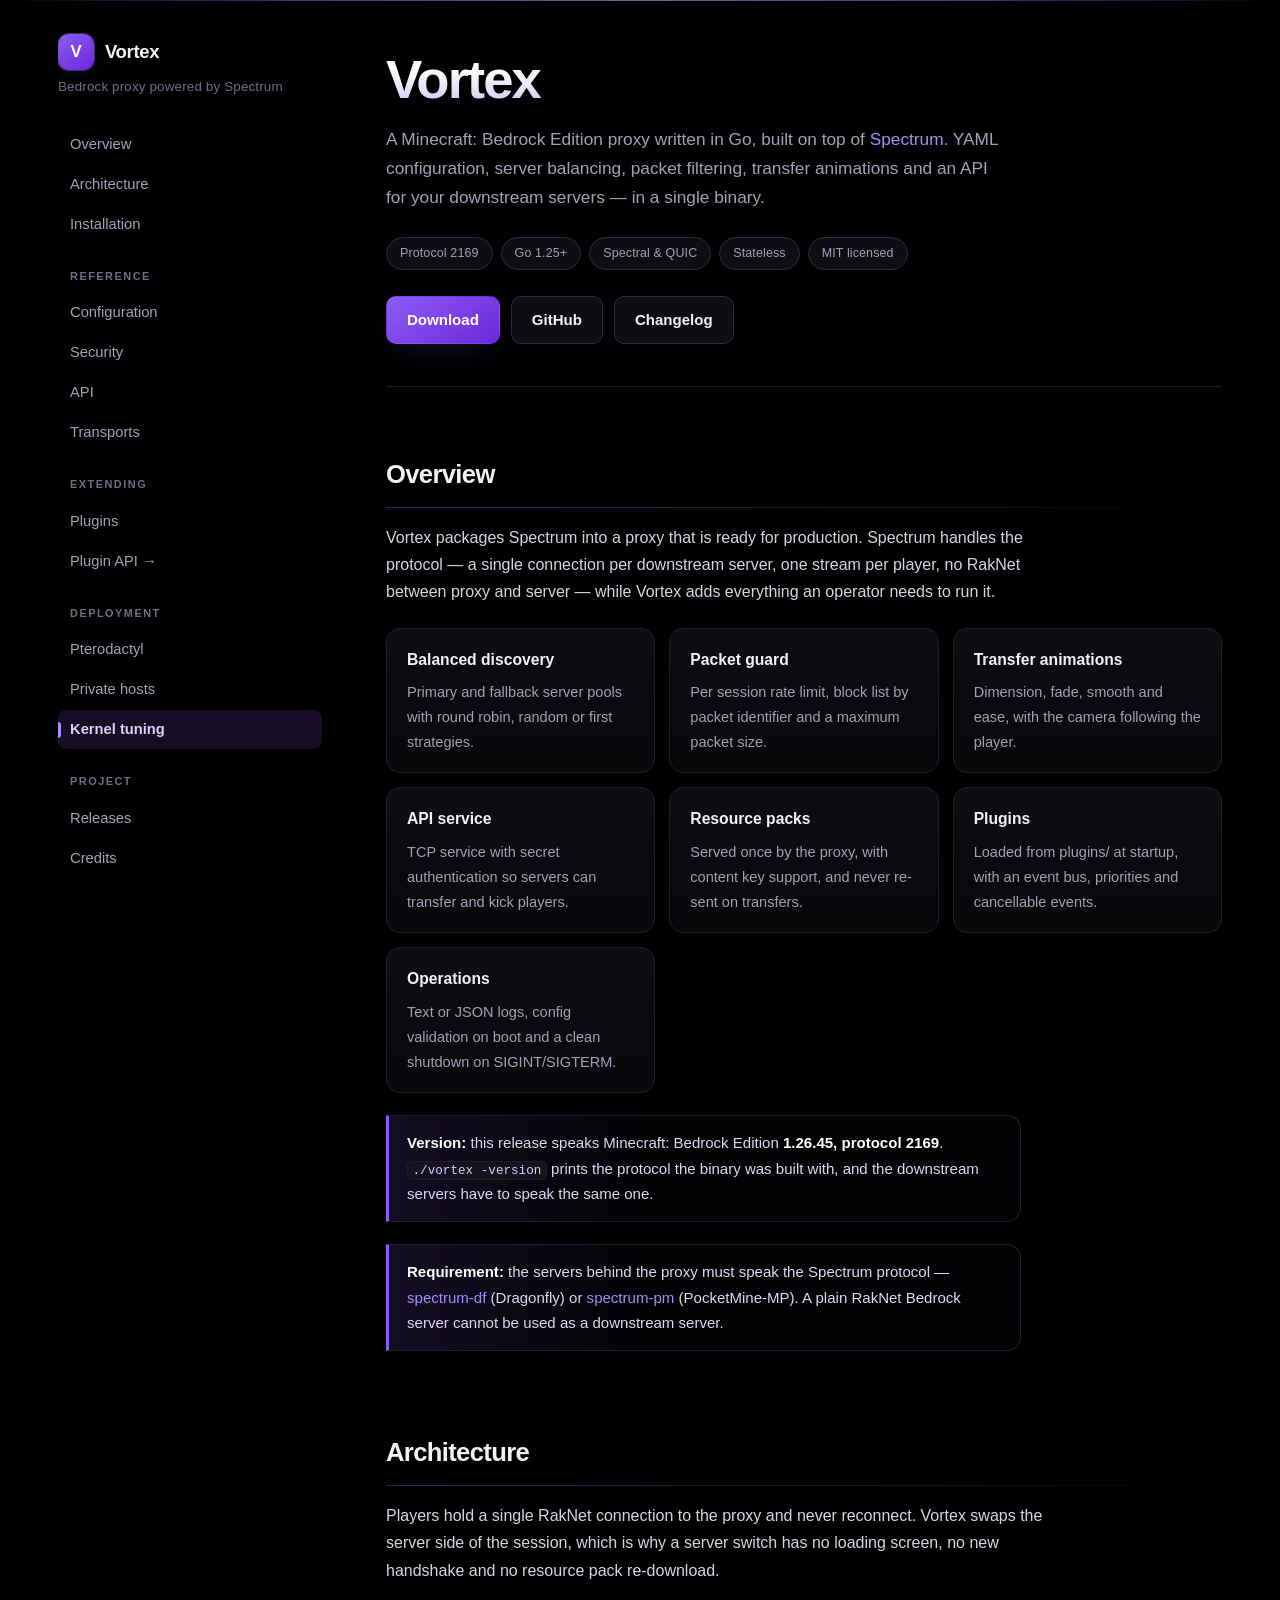
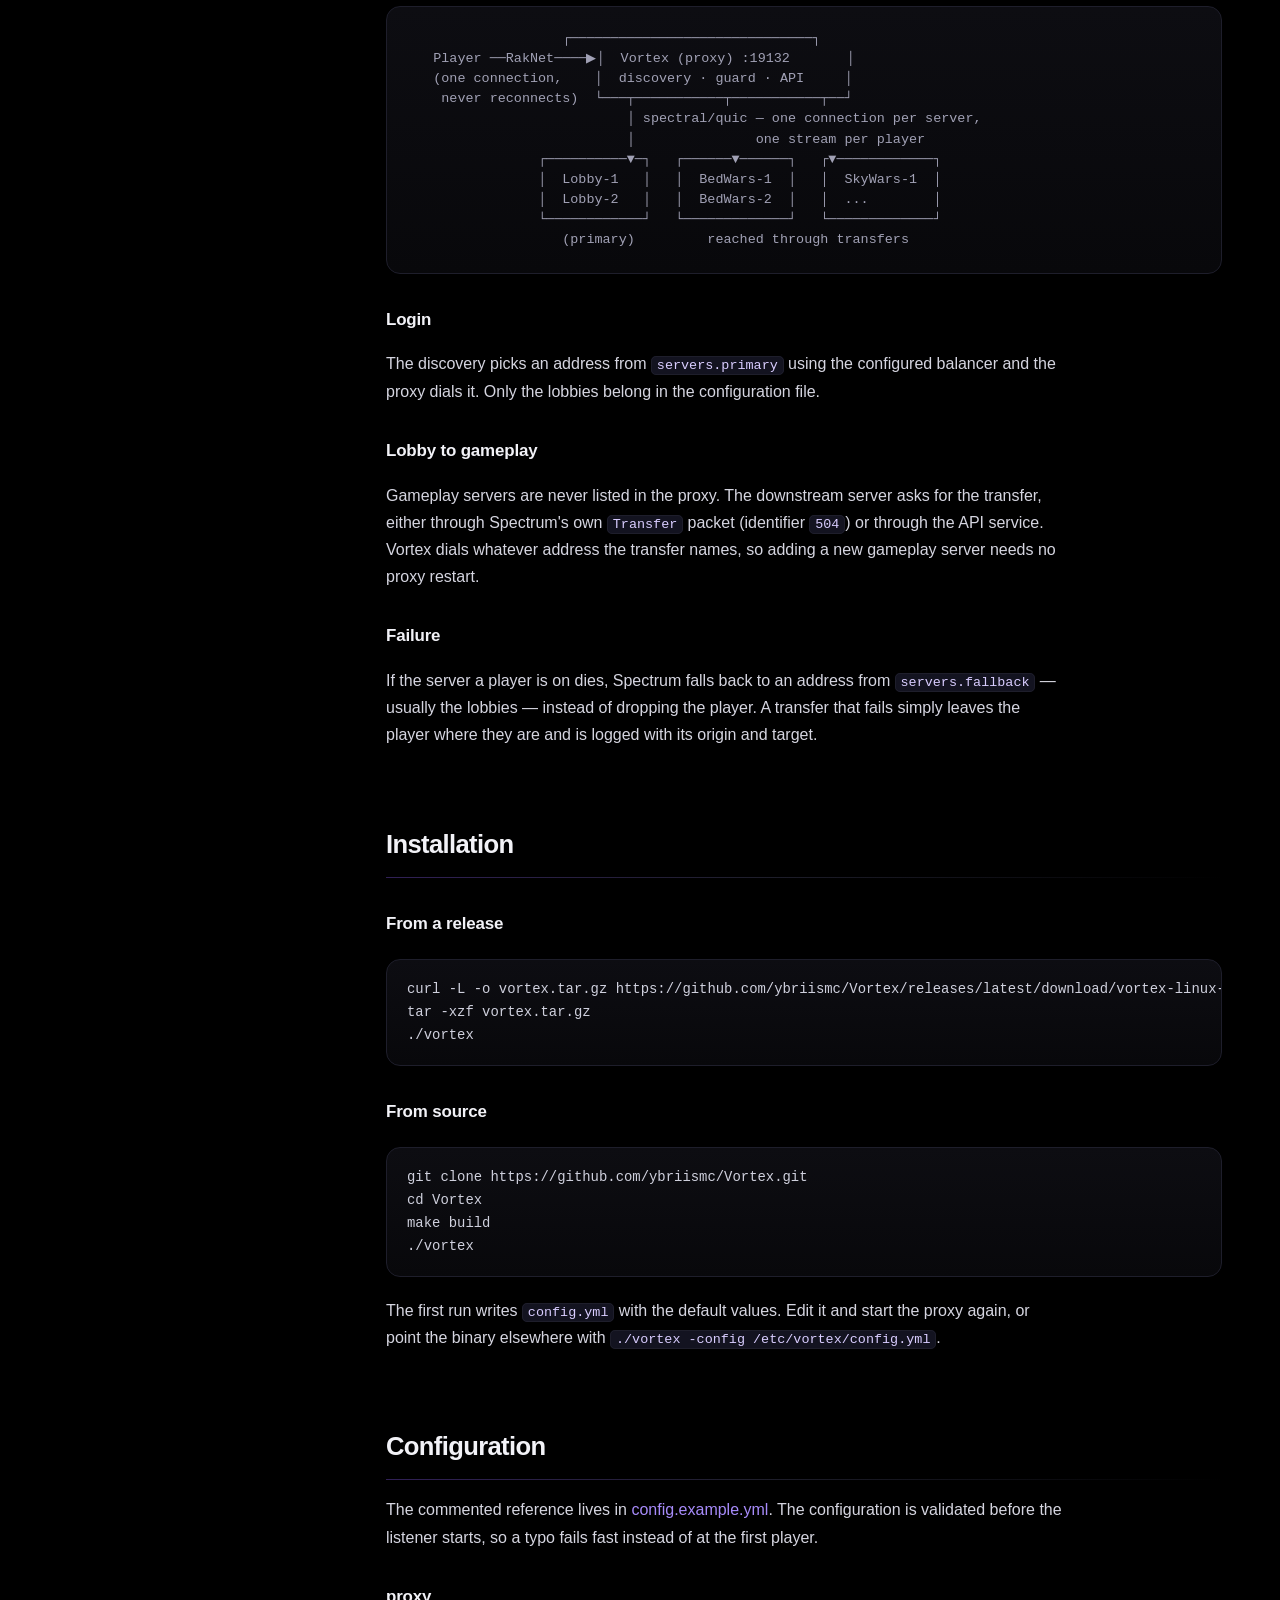
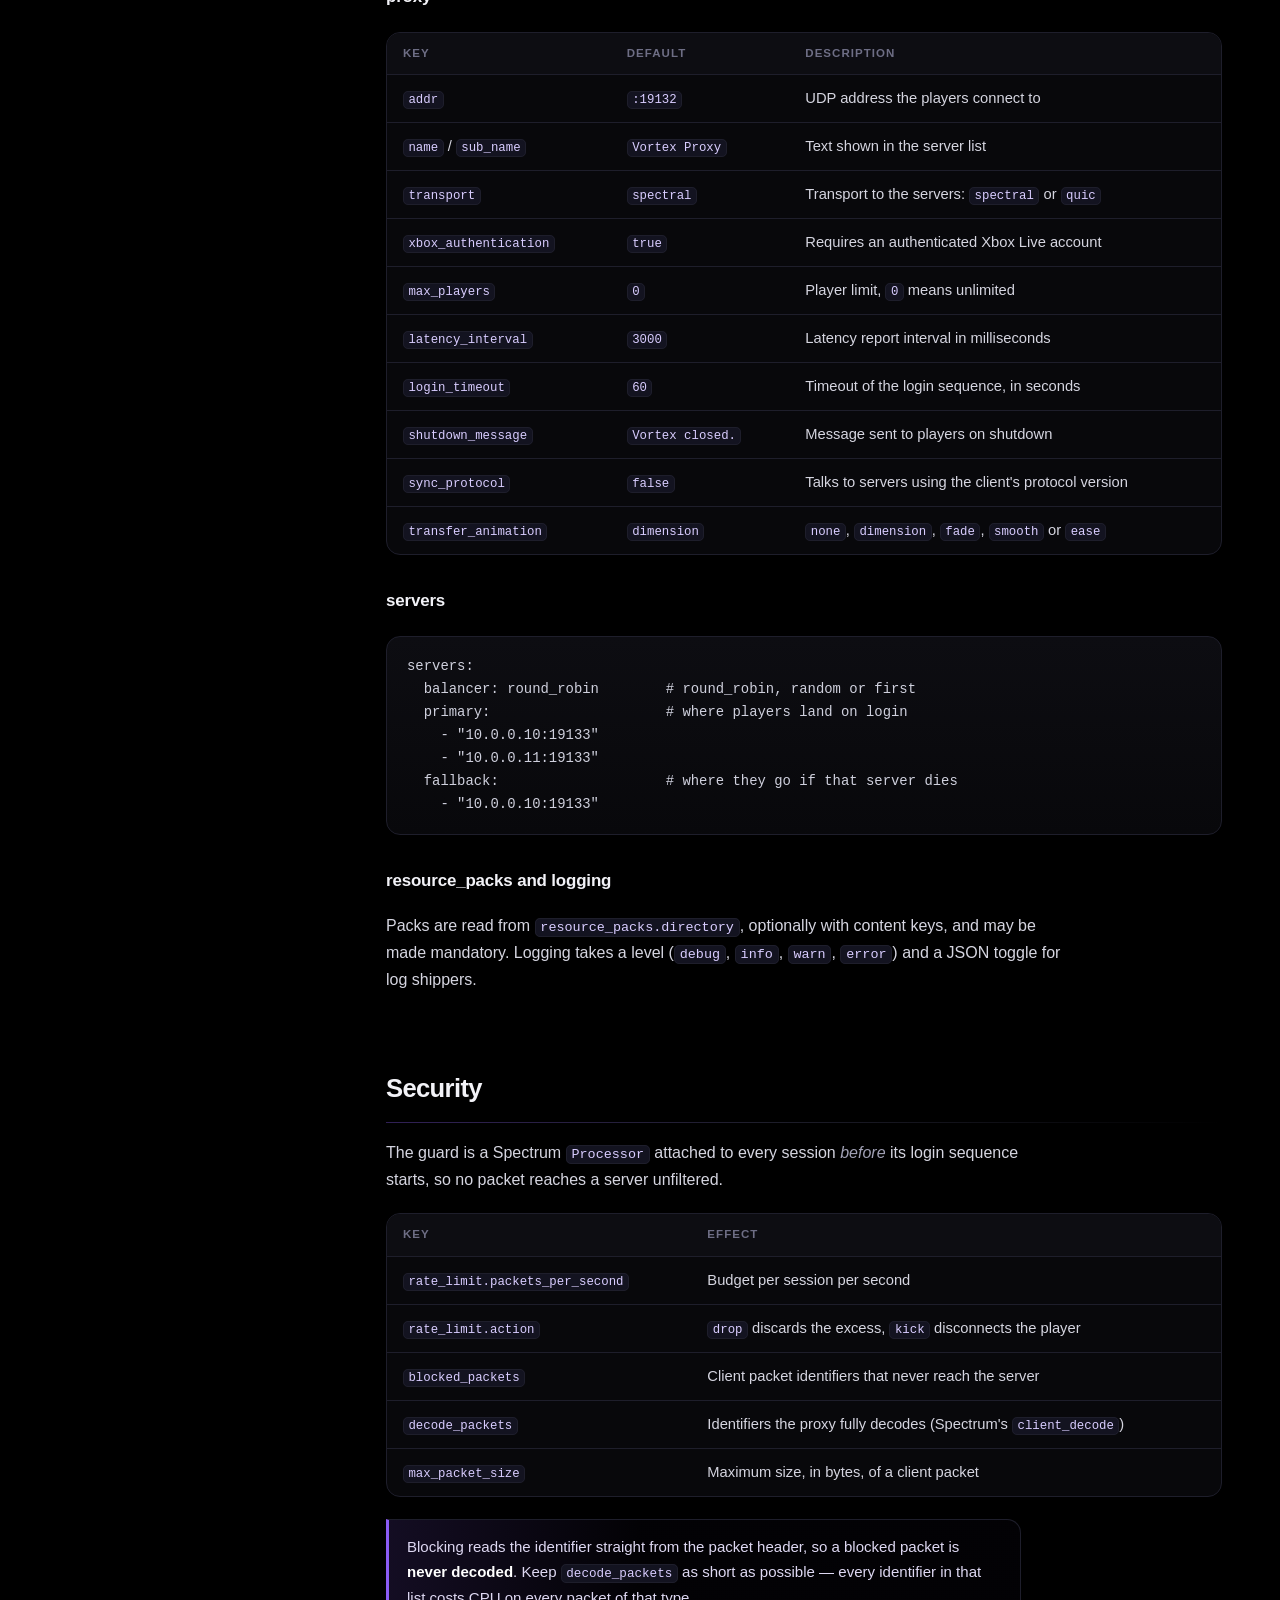
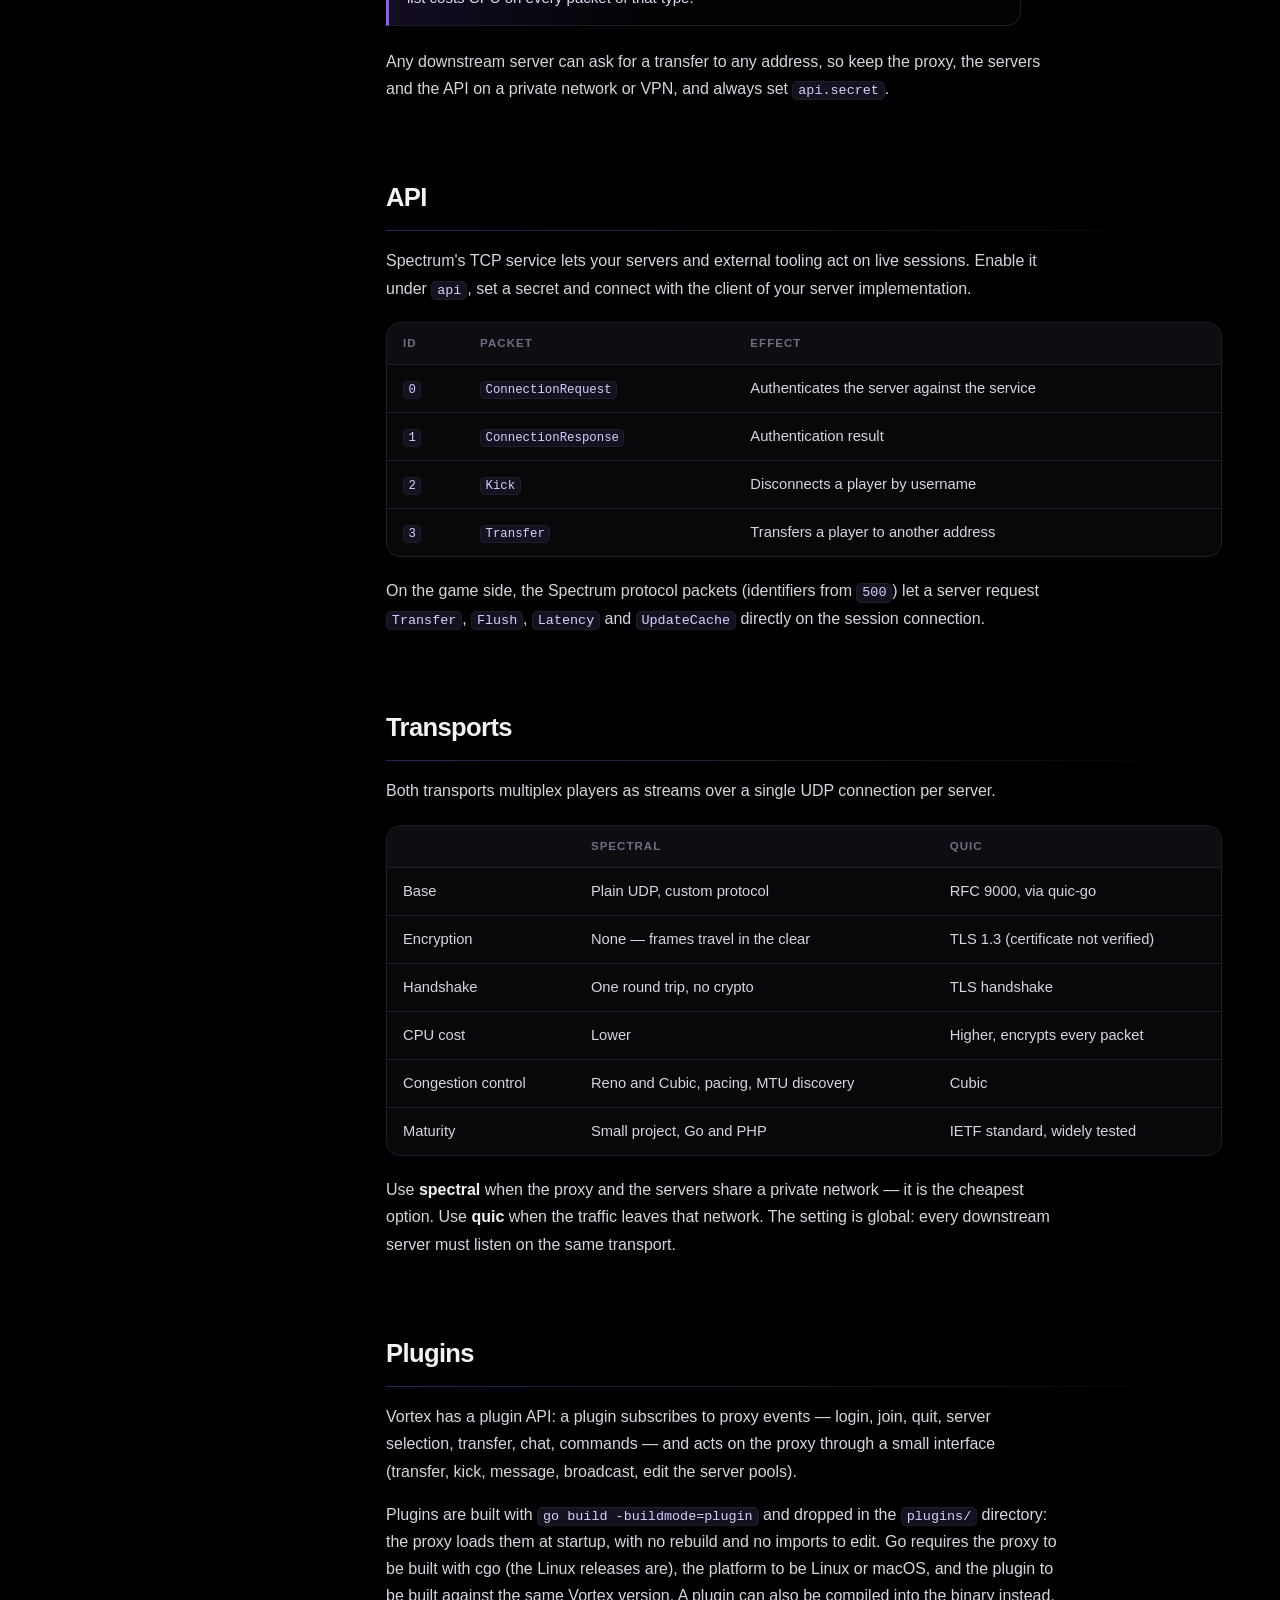
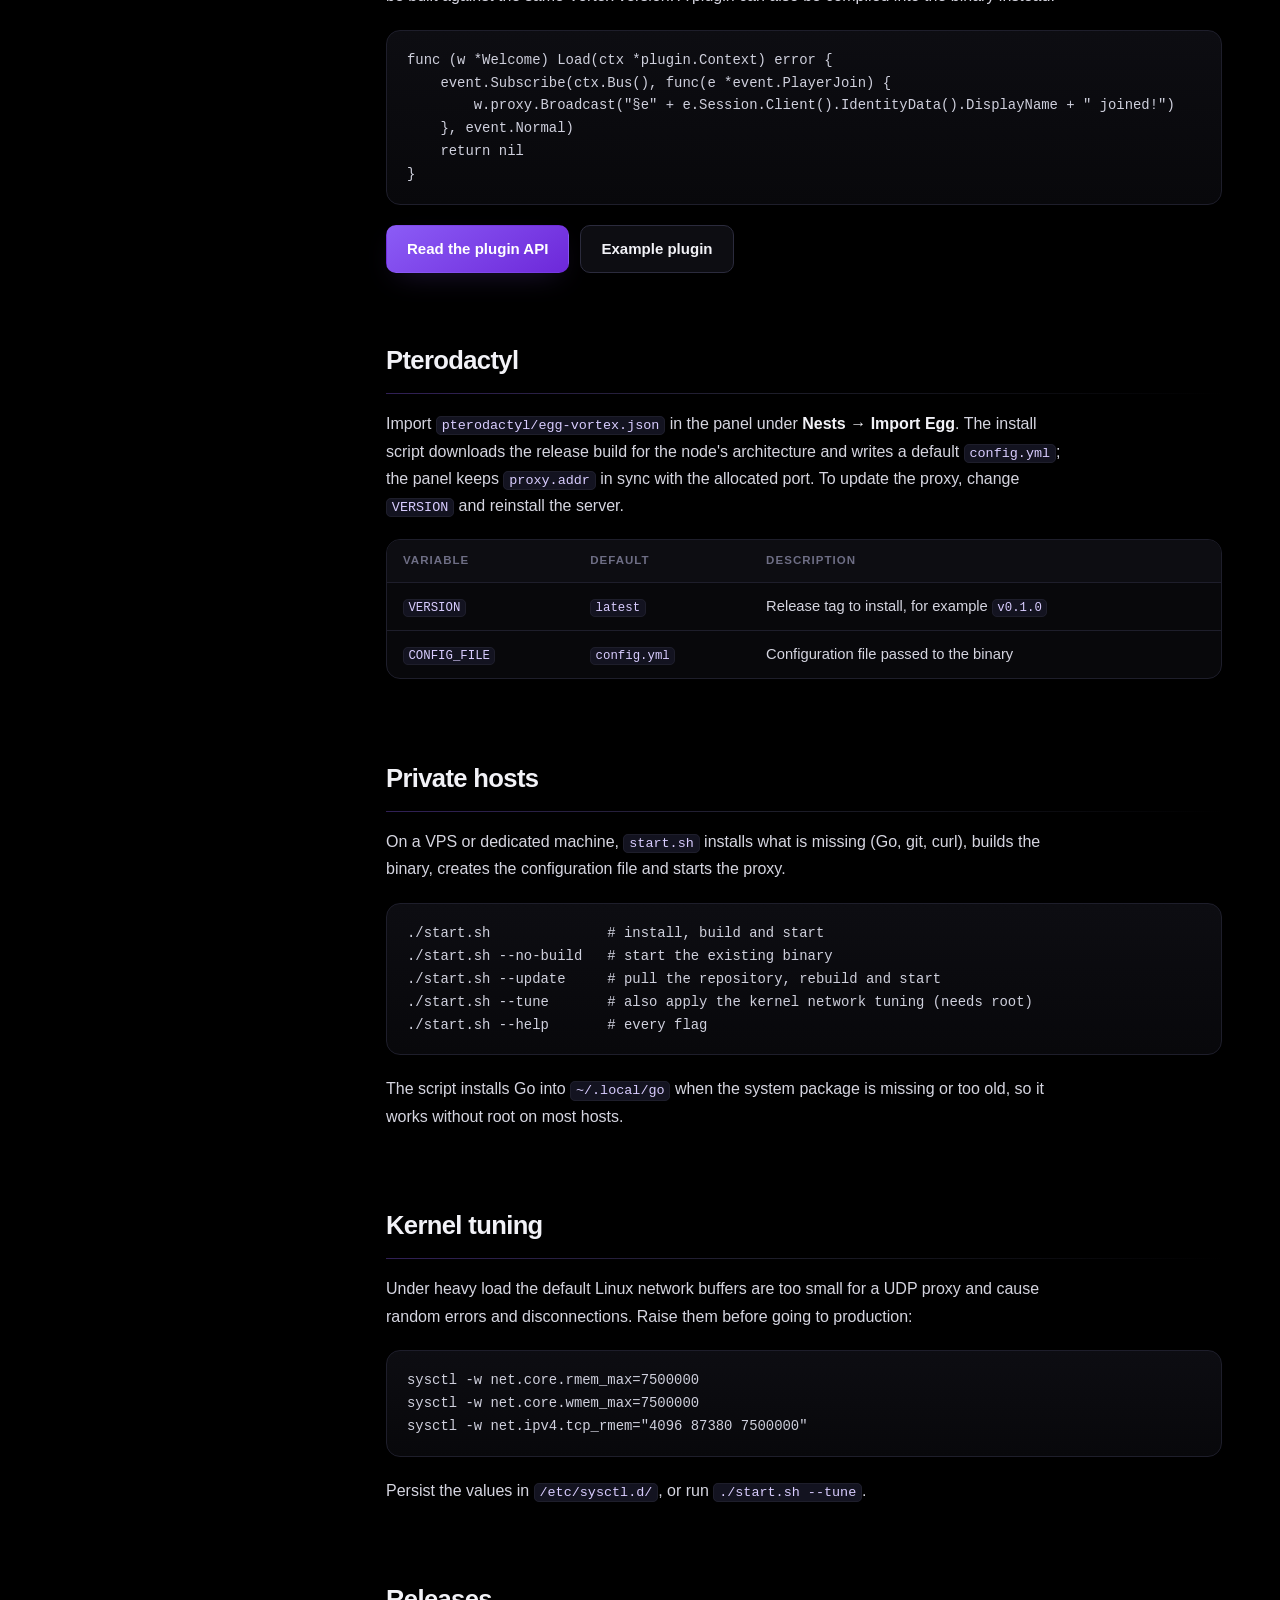
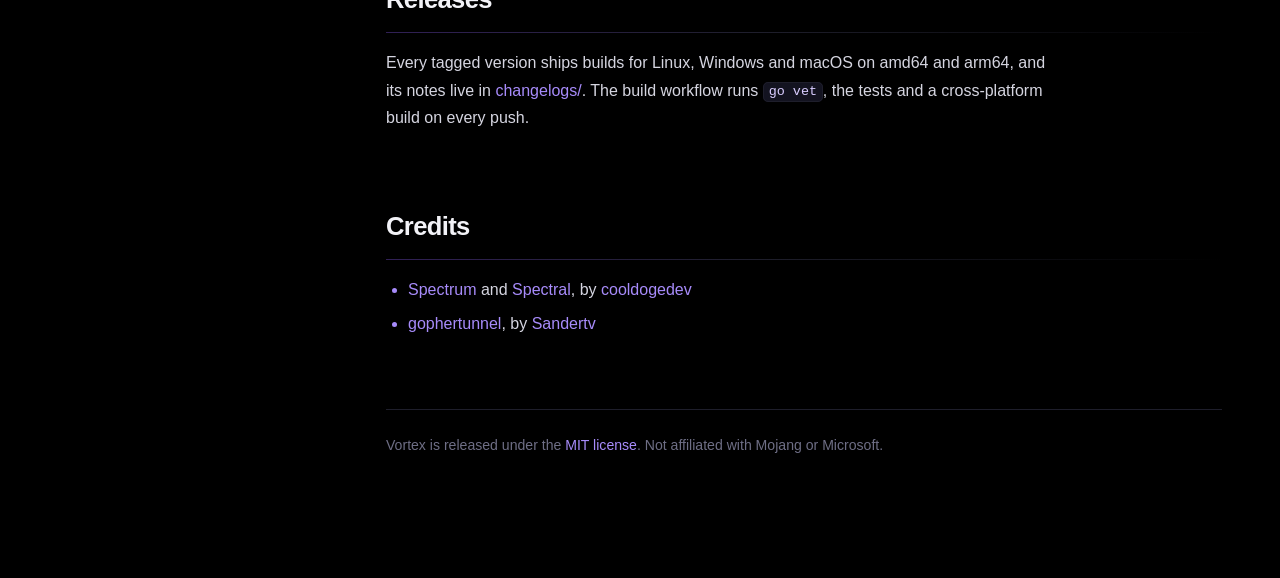
<file: docs/index.html>
<!DOCTYPE html>
<html lang="en">
<head>
<meta charset="utf-8">
<meta name="viewport" content="width=device-width, initial-scale=1">
<title>Vortex — Minecraft: Bedrock proxy</title>
<meta name="description" content="Vortex is a Minecraft: Bedrock Edition proxy written in Go, built on top of Spectrum: YAML configuration, server balancing, packet filtering and transfer animations.">
<meta name="theme-color" content="#000000">
<link rel="icon" type="image/svg+xml" href="assets/favicon.svg">
<link rel="stylesheet" href="assets/style.css">
</head>
<body>

<div class="layout">
  <aside class="sidebar">
    <div class="brand">
      <div class="brand-mark">V</div>
      <div class="brand-name">Vortex</div>
    </div>
    <p class="brand-tag">Bedrock proxy powered by Spectrum</p>

    <nav class="nav">
      <a href="#overview">Overview</a>
      <a href="#architecture">Architecture</a>
      <a href="#install">Installation</a>

      <div class="nav-title">Reference</div>
      <a href="#configuration">Configuration</a>
      <a href="#security">Security</a>
      <a href="#api">API</a>
      <a href="#transports">Transports</a>

      <div class="nav-title">Extending</div>
      <a href="#plugins">Plugins</a>
      <a href="plugins.html">Plugin API →</a>

      <div class="nav-title">Deployment</div>
      <a href="#pterodactyl">Pterodactyl</a>
      <a href="#private-hosts">Private hosts</a>
      <a href="#tuning">Kernel tuning</a>

      <div class="nav-title">Project</div>
      <a href="#releases">Releases</a>
      <a href="#credits">Credits</a>
    </nav>
  </aside>

  <main class="content">
    <header class="hero">
      <h1>Vortex</h1>
      <p>
        A Minecraft: Bedrock Edition proxy written in Go, built on top of
        <a href="https://github.com/cooldogedev/spectrum">Spectrum</a>. YAML configuration,
        server balancing, packet filtering, transfer animations and an API for your
        downstream servers — in a single binary.
      </p>
      <div class="badges">
        <span class="badge">Protocol 2169</span>
        <span class="badge">Go 1.25+</span>
        <span class="badge">Spectral &amp; QUIC</span>
        <span class="badge">Stateless</span>
        <span class="badge">MIT licensed</span>
      </div>
      <div class="actions">
        <a class="button primary" href="https://github.com/ybriismc/Vortex/releases/latest">Download</a>
        <a class="button" href="https://github.com/ybriismc/Vortex">GitHub</a>
        <a class="button" href="https://github.com/ybriismc/Vortex/blob/main/changelogs/CHANGELOG.md">Changelog</a>
      </div>
    </header>

    <section id="overview">
      <h2>Overview</h2>
      <p>
        Vortex packages Spectrum into a proxy that is ready for production. Spectrum handles the
        protocol — a single connection per downstream server, one stream per player, no RakNet
        between proxy and server — while Vortex adds everything an operator needs to run it.
      </p>

      <div class="grid">
        <div class="card">
          <h4>Balanced discovery</h4>
          <p>Primary and fallback server pools with round robin, random or first strategies.</p>
        </div>
        <div class="card">
          <h4>Packet guard</h4>
          <p>Per session rate limit, block list by packet identifier and a maximum packet size.</p>
        </div>
        <div class="card">
          <h4>Transfer animations</h4>
          <p>Dimension, fade, smooth and ease, with the camera following the player.</p>
        </div>
        <div class="card">
          <h4>API service</h4>
          <p>TCP service with secret authentication so servers can transfer and kick players.</p>
        </div>
        <div class="card">
          <h4>Resource packs</h4>
          <p>Served once by the proxy, with content key support, and never re-sent on transfers.</p>
        </div>
        <div class="card">
          <h4>Plugins</h4>
          <p>Loaded from plugins/ at startup, with an event bus, priorities and cancellable events.</p>
        </div>
        <div class="card">
          <h4>Operations</h4>
          <p>Text or JSON logs, config validation on boot and a clean shutdown on SIGINT/SIGTERM.</p>
        </div>
      </div>

      <div class="note">
        <strong>Version:</strong> this release speaks Minecraft: Bedrock Edition
        <strong>1.26.45, protocol 2169</strong>. <code>./vortex -version</code> prints the protocol
        the binary was built with, and the downstream servers have to speak the same one.
      </div>

      <div class="note">
        <strong>Requirement:</strong> the servers behind the proxy must speak the Spectrum protocol —
        <a href="https://github.com/cooldogedev/spectrum-df">spectrum-df</a> (Dragonfly) or
        <a href="https://github.com/cooldogedev/spectrum-pm">spectrum-pm</a> (PocketMine-MP).
        A plain RakNet Bedrock server cannot be used as a downstream server.
      </div>
    </section>

    <section id="architecture">
      <h2>Architecture</h2>
      <p>
        Players hold a single RakNet connection to the proxy and never reconnect. Vortex swaps the
        server side of the session, which is why a server switch has no loading screen, no new
        handshake and no resource pack re-download.
      </p>

      <div class="diagram">                   ┌──────────────────────────────┐
   Player ──RakNet────▶│  Vortex (proxy) :19132       │
   (one connection,    │  discovery · guard · API     │
    never reconnects)  └───┬───────────┬───────────┬──┘
                           │ spectral/quic — one connection per server,
                           │               one stream per player
                ┌──────────▼─┐   ┌──────▼──────┐   ┌▼────────────┐
                │  Lobby-1   │   │  BedWars-1  │   │  SkyWars-1  │
                │  Lobby-2   │   │  BedWars-2  │   │  ...        │
                └────────────┘   └─────────────┘   └─────────────┘
                   (primary)         reached through transfers</div>

      <h3>Login</h3>
      <p>
        The discovery picks an address from <code>servers.primary</code> using the configured
        balancer and the proxy dials it. Only the lobbies belong in the configuration file.
      </p>

      <h3>Lobby to gameplay</h3>
      <p>
        Gameplay servers are never listed in the proxy. The downstream server asks for the transfer,
        either through Spectrum's own <code>Transfer</code> packet (identifier <code>504</code>) or
        through the API service. Vortex dials whatever address the transfer names, so adding a new
        gameplay server needs no proxy restart.
      </p>

      <h3>Failure</h3>
      <p>
        If the server a player is on dies, Spectrum falls back to an address from
        <code>servers.fallback</code> — usually the lobbies — instead of dropping the player. A
        transfer that fails simply leaves the player where they are and is logged with its origin
        and target.
      </p>
    </section>

    <section id="install">
      <h2>Installation</h2>

      <h3>From a release</h3>
<pre><code>curl -L -o vortex.tar.gz https://github.com/ybriismc/Vortex/releases/latest/download/vortex-linux-amd64.tar.gz
tar -xzf vortex.tar.gz
./vortex</code></pre>

      <h3>From source</h3>
<pre><code>git clone https://github.com/ybriismc/Vortex.git
cd Vortex
make build
./vortex</code></pre>

      <p>
        The first run writes <code>config.yml</code> with the default values. Edit it and start the
        proxy again, or point the binary elsewhere with <code>./vortex -config /etc/vortex/config.yml</code>.
      </p>
    </section>

    <section id="configuration">
      <h2>Configuration</h2>
      <p>
        The commented reference lives in
        <a href="https://github.com/ybriismc/Vortex/blob/main/config.example.yml">config.example.yml</a>.
        The configuration is validated before the listener starts, so a typo fails fast instead of
        at the first player.
      </p>

      <h3>proxy</h3>
      <div class="table-wrap">
        <table>
          <thead><tr><th>Key</th><th>Default</th><th>Description</th></tr></thead>
          <tbody>
            <tr><td><code>addr</code></td><td><code>:19132</code></td><td>UDP address the players connect to</td></tr>
            <tr><td><code>name</code> / <code>sub_name</code></td><td><code>Vortex Proxy</code></td><td>Text shown in the server list</td></tr>
            <tr><td><code>transport</code></td><td><code>spectral</code></td><td>Transport to the servers: <code>spectral</code> or <code>quic</code></td></tr>
            <tr><td><code>xbox_authentication</code></td><td><code>true</code></td><td>Requires an authenticated Xbox Live account</td></tr>
            <tr><td><code>max_players</code></td><td><code>0</code></td><td>Player limit, <code>0</code> means unlimited</td></tr>
            <tr><td><code>latency_interval</code></td><td><code>3000</code></td><td>Latency report interval in milliseconds</td></tr>
            <tr><td><code>login_timeout</code></td><td><code>60</code></td><td>Timeout of the login sequence, in seconds</td></tr>
            <tr><td><code>shutdown_message</code></td><td><code>Vortex closed.</code></td><td>Message sent to players on shutdown</td></tr>
            <tr><td><code>sync_protocol</code></td><td><code>false</code></td><td>Talks to servers using the client's protocol version</td></tr>
            <tr><td><code>transfer_animation</code></td><td><code>dimension</code></td><td><code>none</code>, <code>dimension</code>, <code>fade</code>, <code>smooth</code> or <code>ease</code></td></tr>
          </tbody>
        </table>
      </div>

      <h3>servers</h3>
<pre><code>servers:
  balancer: round_robin        # round_robin, random or first
  primary:                     # where players land on login
    - "10.0.0.10:19133"
    - "10.0.0.11:19133"
  fallback:                    # where they go if that server dies
    - "10.0.0.10:19133"</code></pre>

      <h3>resource_packs and logging</h3>
      <p>
        Packs are read from <code>resource_packs.directory</code>, optionally with content keys, and
        may be made mandatory. Logging takes a level (<code>debug</code>, <code>info</code>,
        <code>warn</code>, <code>error</code>) and a JSON toggle for log shippers.
      </p>
    </section>

    <section id="security">
      <h2>Security</h2>
      <p>
        The guard is a Spectrum <code>Processor</code> attached to every session
        <em>before</em> its login sequence starts, so no packet reaches a server unfiltered.
      </p>

      <div class="table-wrap">
        <table>
          <thead><tr><th>Key</th><th>Effect</th></tr></thead>
          <tbody>
            <tr><td><code>rate_limit.packets_per_second</code></td><td>Budget per session per second</td></tr>
            <tr><td><code>rate_limit.action</code></td><td><code>drop</code> discards the excess, <code>kick</code> disconnects the player</td></tr>
            <tr><td><code>blocked_packets</code></td><td>Client packet identifiers that never reach the server</td></tr>
            <tr><td><code>decode_packets</code></td><td>Identifiers the proxy fully decodes (Spectrum's <code>client_decode</code>)</td></tr>
            <tr><td><code>max_packet_size</code></td><td>Maximum size, in bytes, of a client packet</td></tr>
          </tbody>
        </table>
      </div>

      <div class="note">
        Blocking reads the identifier straight from the packet header, so a blocked packet is
        <strong>never decoded</strong>. Keep <code>decode_packets</code> as short as possible — every
        identifier in that list costs CPU on every packet of that type.
      </div>

      <p>
        Any downstream server can ask for a transfer to any address, so keep the proxy, the servers
        and the API on a private network or VPN, and always set <code>api.secret</code>.
      </p>
    </section>

    <section id="api">
      <h2>API</h2>
      <p>
        Spectrum's TCP service lets your servers and external tooling act on live sessions. Enable it
        under <code>api</code>, set a secret and connect with the client of your server
        implementation.
      </p>

      <div class="table-wrap">
        <table>
          <thead><tr><th>ID</th><th>Packet</th><th>Effect</th></tr></thead>
          <tbody>
            <tr><td><code>0</code></td><td><code>ConnectionRequest</code></td><td>Authenticates the server against the service</td></tr>
            <tr><td><code>1</code></td><td><code>ConnectionResponse</code></td><td>Authentication result</td></tr>
            <tr><td><code>2</code></td><td><code>Kick</code></td><td>Disconnects a player by username</td></tr>
            <tr><td><code>3</code></td><td><code>Transfer</code></td><td>Transfers a player to another address</td></tr>
          </tbody>
        </table>
      </div>

      <p>
        On the game side, the Spectrum protocol packets (identifiers from <code>500</code>) let a
        server request <code>Transfer</code>, <code>Flush</code>, <code>Latency</code> and
        <code>UpdateCache</code> directly on the session connection.
      </p>
    </section>

    <section id="transports">
      <h2>Transports</h2>
      <p>Both transports multiplex players as streams over a single UDP connection per server.</p>

      <div class="table-wrap">
        <table>
          <thead><tr><th></th><th>Spectral</th><th>QUIC</th></tr></thead>
          <tbody>
            <tr><td>Base</td><td>Plain UDP, custom protocol</td><td>RFC 9000, via quic-go</td></tr>
            <tr><td>Encryption</td><td>None — frames travel in the clear</td><td>TLS 1.3 (certificate not verified)</td></tr>
            <tr><td>Handshake</td><td>One round trip, no crypto</td><td>TLS handshake</td></tr>
            <tr><td>CPU cost</td><td>Lower</td><td>Higher, encrypts every packet</td></tr>
            <tr><td>Congestion control</td><td>Reno and Cubic, pacing, MTU discovery</td><td>Cubic</td></tr>
            <tr><td>Maturity</td><td>Small project, Go and PHP</td><td>IETF standard, widely tested</td></tr>
          </tbody>
        </table>
      </div>

      <p>
        Use <strong>spectral</strong> when the proxy and the servers share a private network — it is
        the cheapest option. Use <strong>quic</strong> when the traffic leaves that network. The
        setting is global: every downstream server must listen on the same transport.
      </p>
    </section>

    <section id="plugins">
      <h2>Plugins</h2>
      <p>
        Vortex has a plugin API: a plugin subscribes to proxy events — login, join, quit, server
        selection, transfer, chat, commands — and acts on the proxy through a small interface
        (transfer, kick, message, broadcast, edit the server pools).
      </p>
      <p>
        Plugins are built with <code>go build -buildmode=plugin</code> and dropped in the
        <code>plugins/</code> directory: the proxy loads them at startup, with no rebuild and no
        imports to edit. Go requires the proxy to be built with cgo (the Linux releases are), the
        platform to be Linux or macOS, and the plugin to be built against the same Vortex version.
        A plugin can also be compiled into the binary instead.
      </p>

<pre><code>func (w *Welcome) Load(ctx *plugin.Context) error {
    event.Subscribe(ctx.Bus(), func(e *event.PlayerJoin) {
        w.proxy.Broadcast("§e" + e.Session.Client().IdentityData().DisplayName + " joined!")
    }, event.Normal)
    return nil
}</code></pre>

      <div class="actions">
        <a class="button primary" href="plugins.html">Read the plugin API</a>
        <a class="button" href="https://github.com/ybriismc/Vortex/tree/main/examples/plugins/greeter">Example plugin</a>
      </div>
    </section>

    <section id="pterodactyl">
      <h2>Pterodactyl</h2>
      <p>
        Import <code>pterodactyl/egg-vortex.json</code> in the panel under
        <strong>Nests → Import Egg</strong>. The install script downloads the release build for the
        node's architecture and writes a default <code>config.yml</code>; the panel keeps
        <code>proxy.addr</code> in sync with the allocated port. To update the proxy, change
        <code>VERSION</code> and reinstall the server.
      </p>

      <div class="table-wrap">
        <table>
          <thead><tr><th>Variable</th><th>Default</th><th>Description</th></tr></thead>
          <tbody>
            <tr><td><code>VERSION</code></td><td><code>latest</code></td><td>Release tag to install, for example <code>v0.1.0</code></td></tr>
            <tr><td><code>CONFIG_FILE</code></td><td><code>config.yml</code></td><td>Configuration file passed to the binary</td></tr>
          </tbody>
        </table>
      </div>
    </section>

    <section id="private-hosts">
      <h2>Private hosts</h2>
      <p>
        On a VPS or dedicated machine, <code>start.sh</code> installs what is missing (Go, git,
        curl), builds the binary, creates the configuration file and starts the proxy.
      </p>

<pre><code>./start.sh              # install, build and start
./start.sh --no-build   # start the existing binary
./start.sh --update     # pull the repository, rebuild and start
./start.sh --tune       # also apply the kernel network tuning (needs root)
./start.sh --help       # every flag</code></pre>

      <p>
        The script installs Go into <code>~/.local/go</code> when the system package is missing or
        too old, so it works without root on most hosts.
      </p>
    </section>

    <section id="tuning">
      <h2>Kernel tuning</h2>
      <p>
        Under heavy load the default Linux network buffers are too small for a UDP proxy and cause
        random errors and disconnections. Raise them before going to production:
      </p>
<pre><code>sysctl -w net.core.rmem_max=7500000
sysctl -w net.core.wmem_max=7500000
sysctl -w net.ipv4.tcp_rmem="4096 87380 7500000"</code></pre>
      <p>Persist the values in <code>/etc/sysctl.d/</code>, or run <code>./start.sh --tune</code>.</p>
    </section>

    <section id="releases">
      <h2>Releases</h2>
      <p>
        Every tagged version ships builds for Linux, Windows and macOS on amd64 and arm64, and its
        notes live in
        <a href="https://github.com/ybriismc/Vortex/tree/main/changelogs">changelogs/</a>.
        The build workflow runs <code>go vet</code>, the tests and a cross-platform build on every
        push.
      </p>
    </section>

    <section id="credits">
      <h2>Credits</h2>
      <ul>
        <li><a href="https://github.com/cooldogedev/spectrum">Spectrum</a> and
            <a href="https://github.com/cooldogedev/spectral">Spectral</a>, by
            <a href="https://github.com/cooldogedev">cooldogedev</a></li>
        <li><a href="https://github.com/sandertv/gophertunnel">gophertunnel</a>, by
            <a href="https://github.com/Sandertv">Sandertv</a></li>
      </ul>
      <footer>
        Vortex is released under the
        <a href="https://github.com/ybriismc/Vortex/blob/main/LICENSE">MIT license</a>.
        Not affiliated with Mojang or Microsoft.
      </footer>
    </section>
  </main>
</div>

<button class="menu-toggle" type="button">Menu</button>
<script src="assets/app.js"></script>
</body>
</html>
</file>
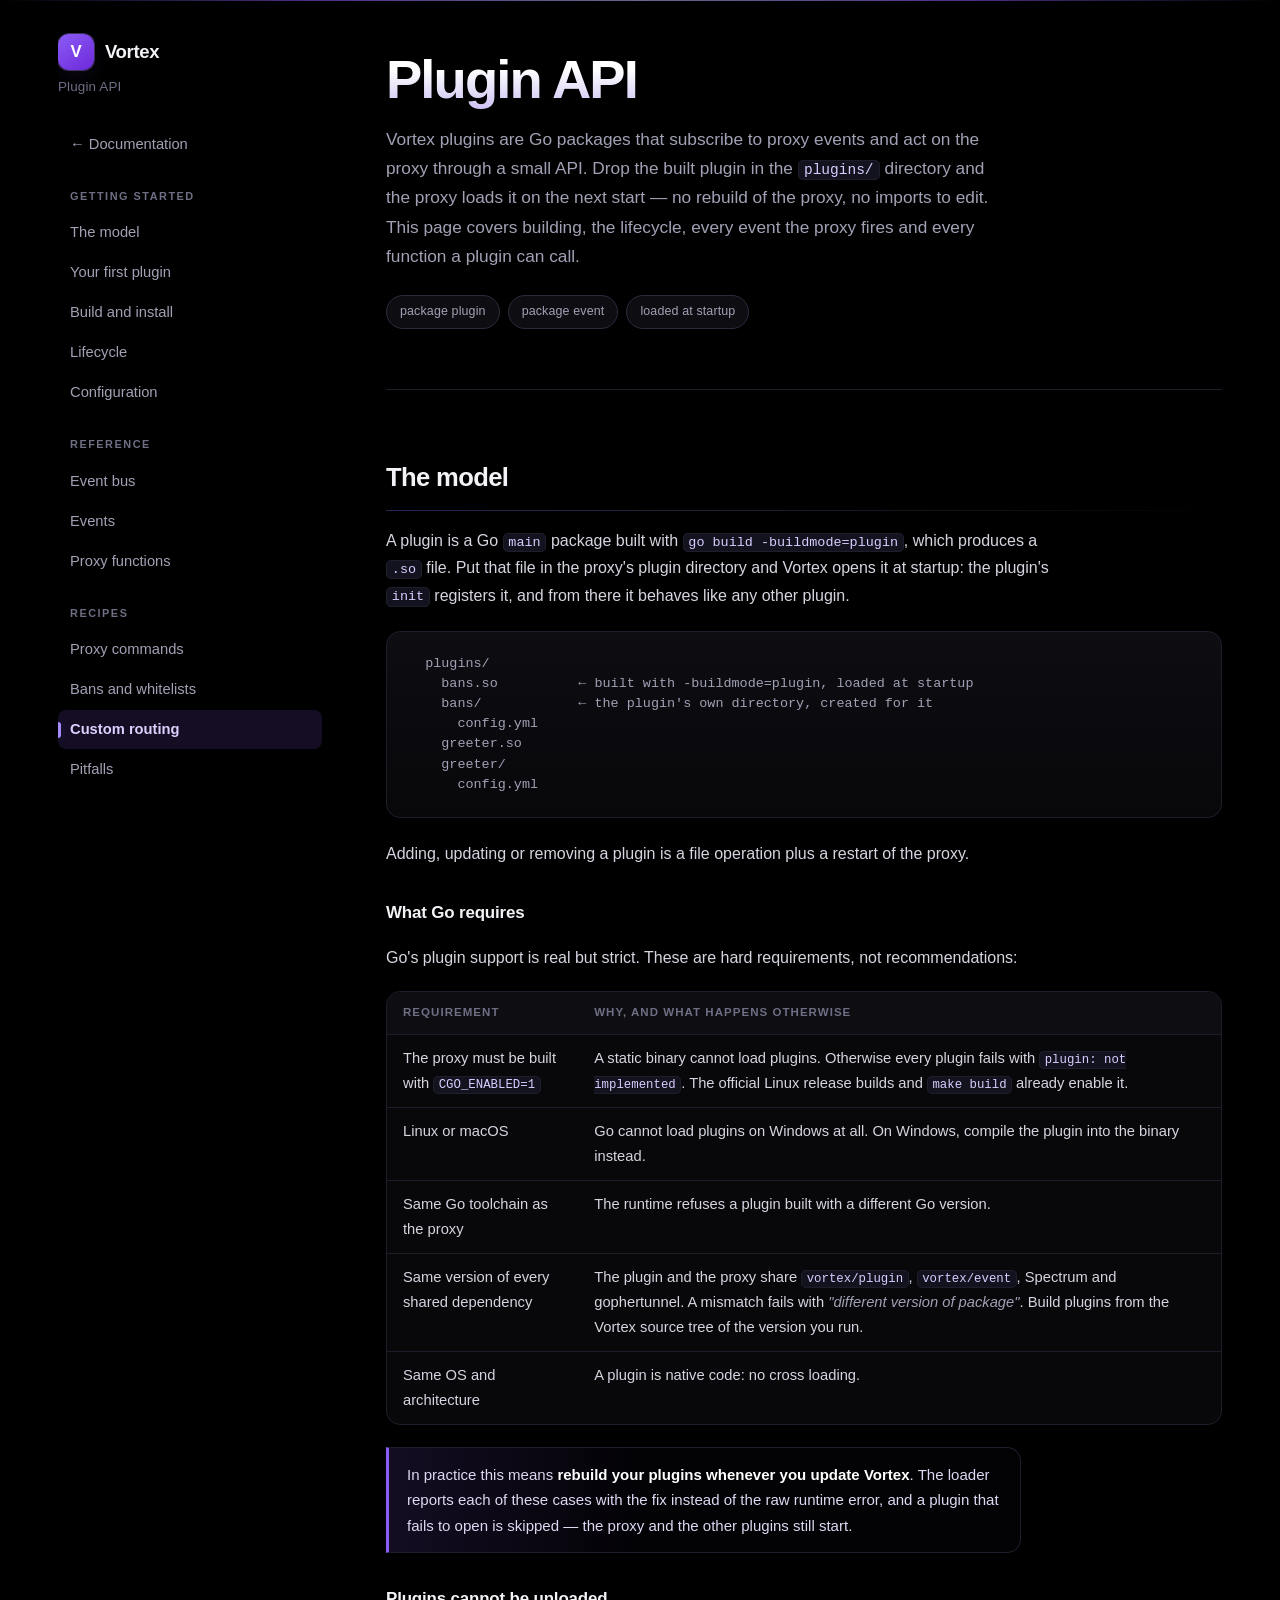
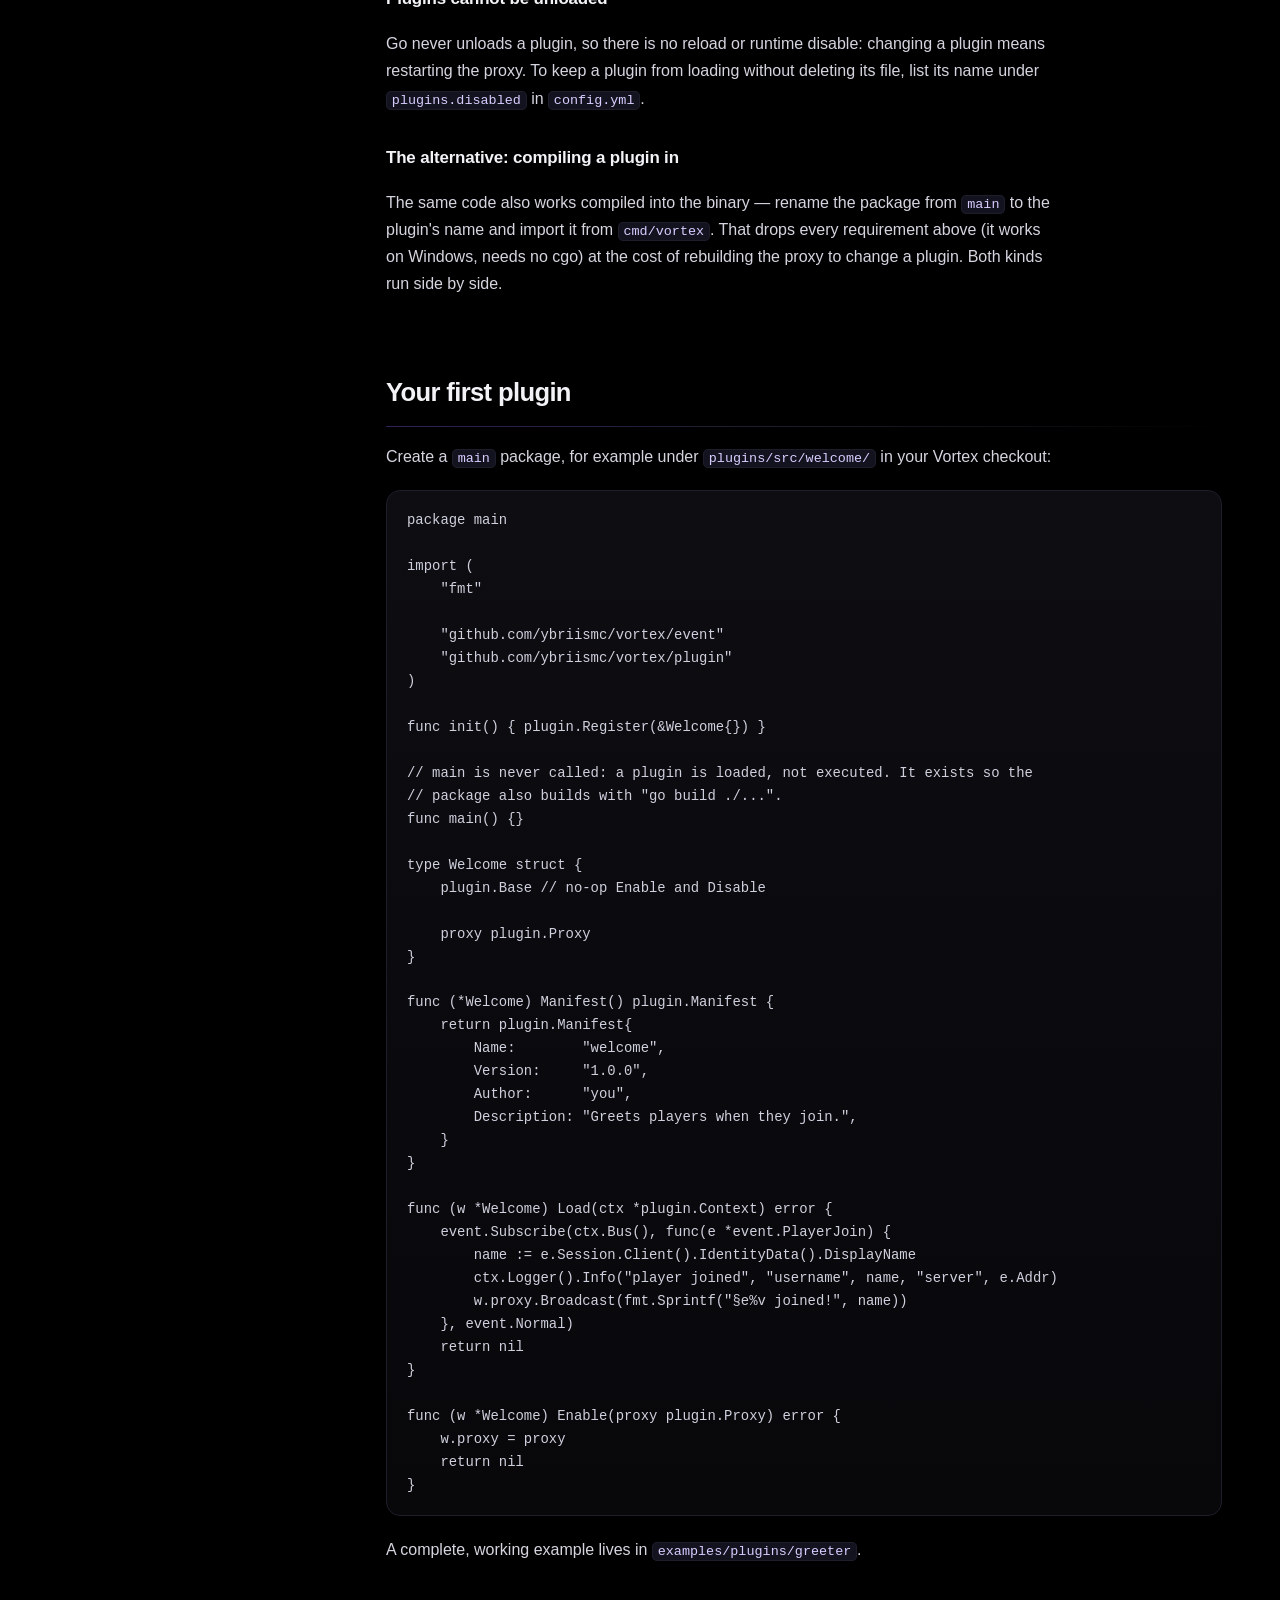
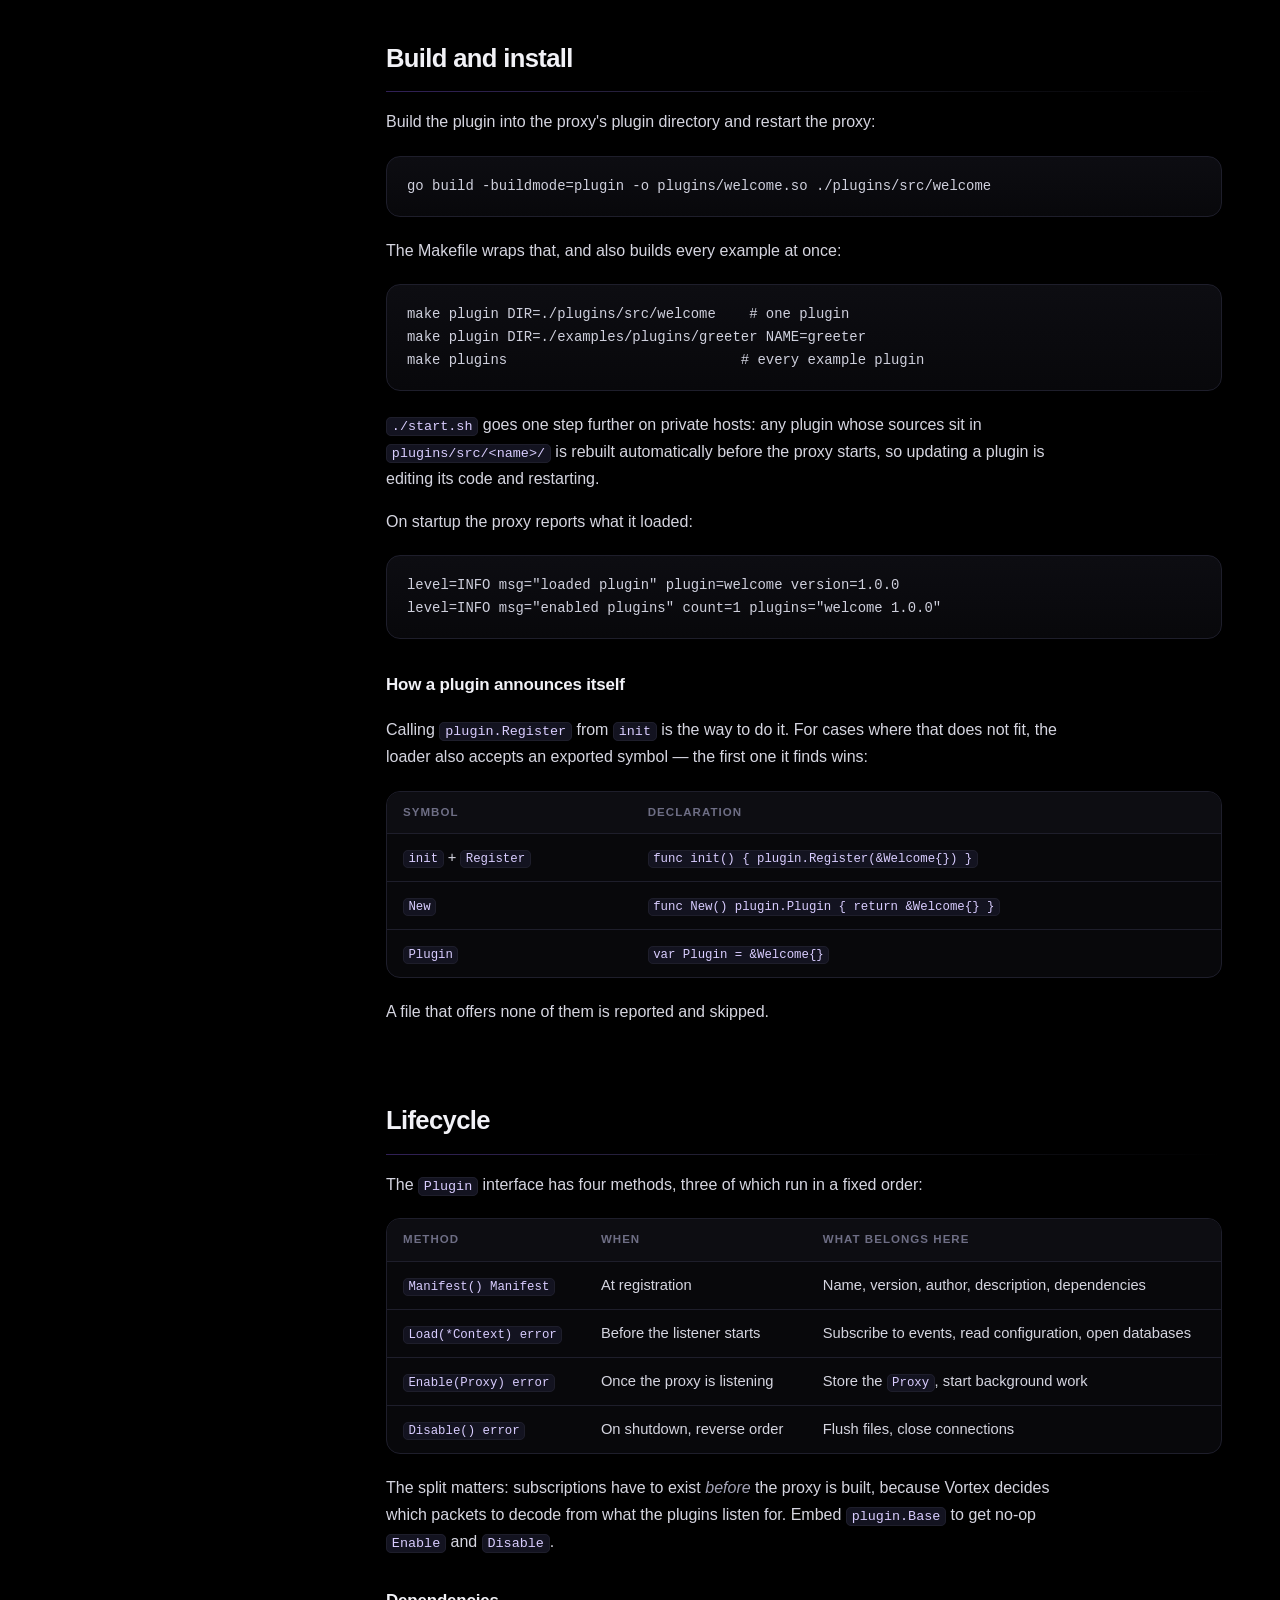
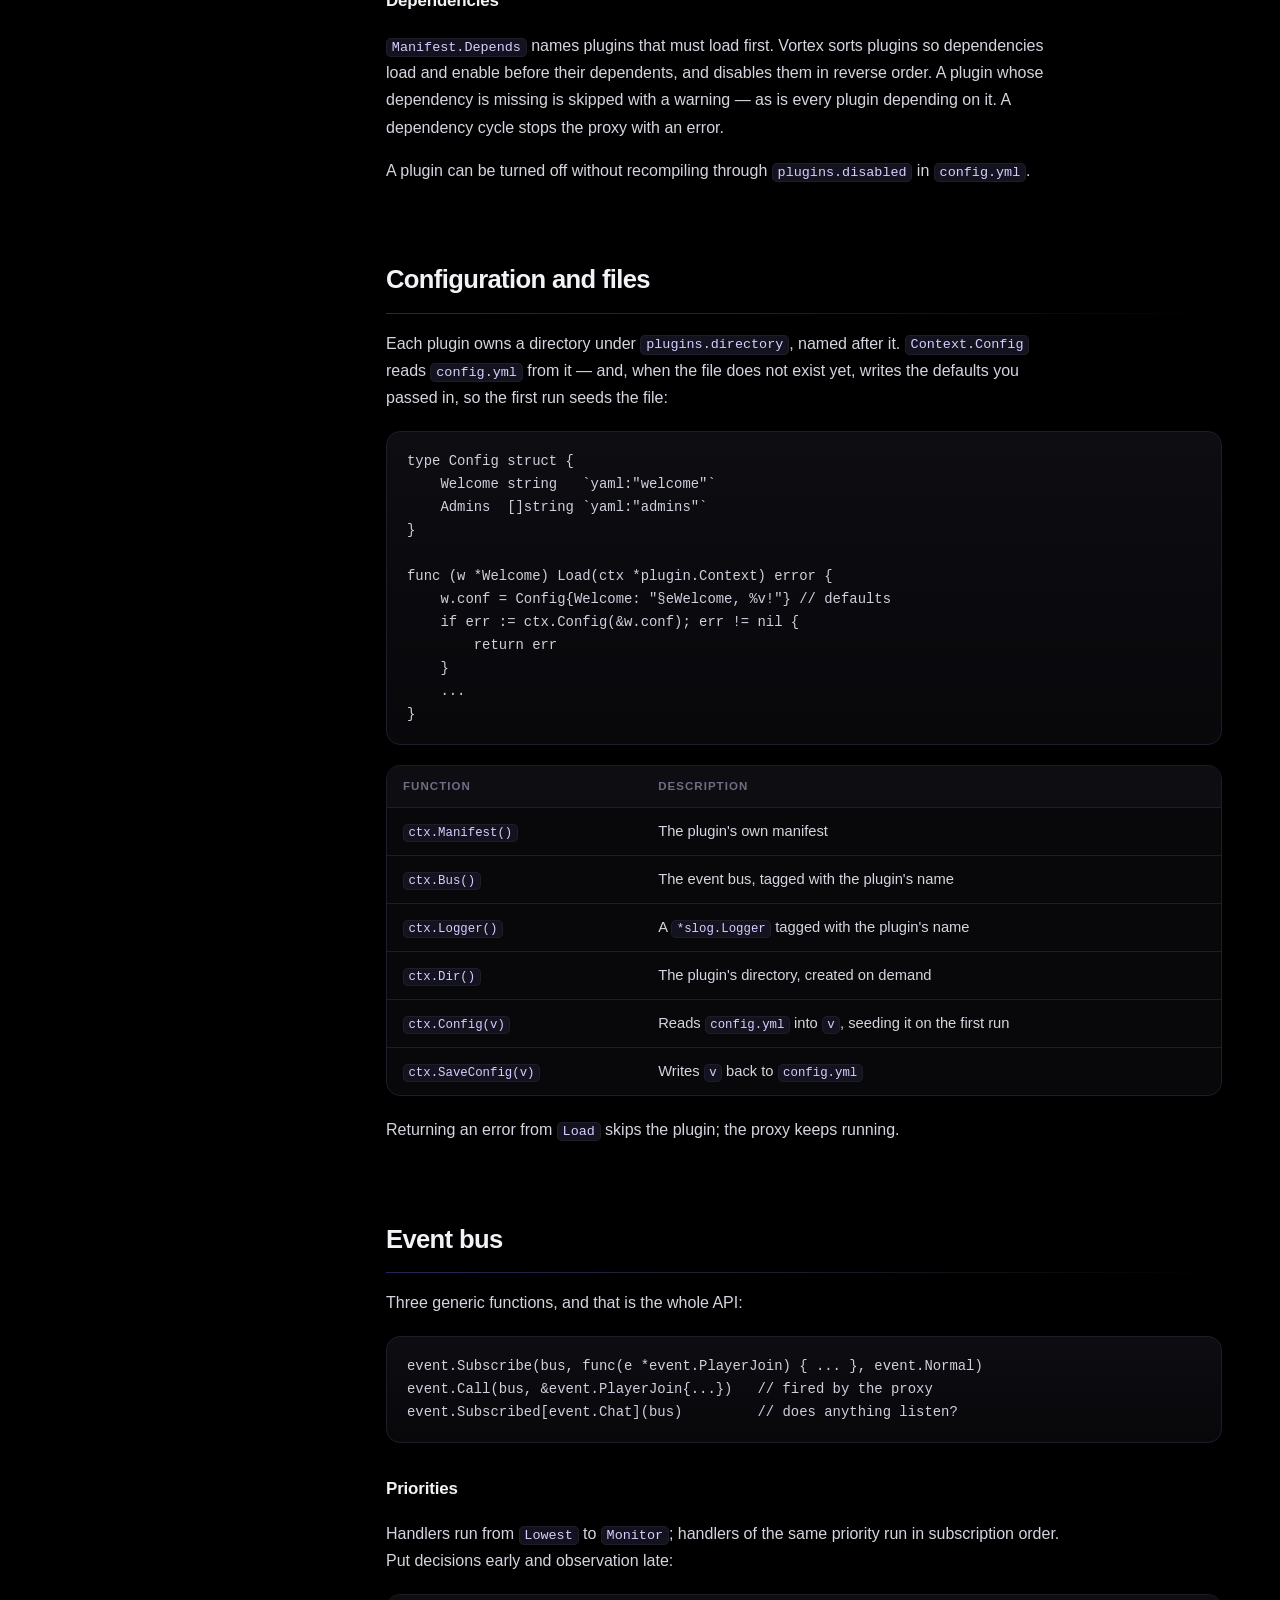
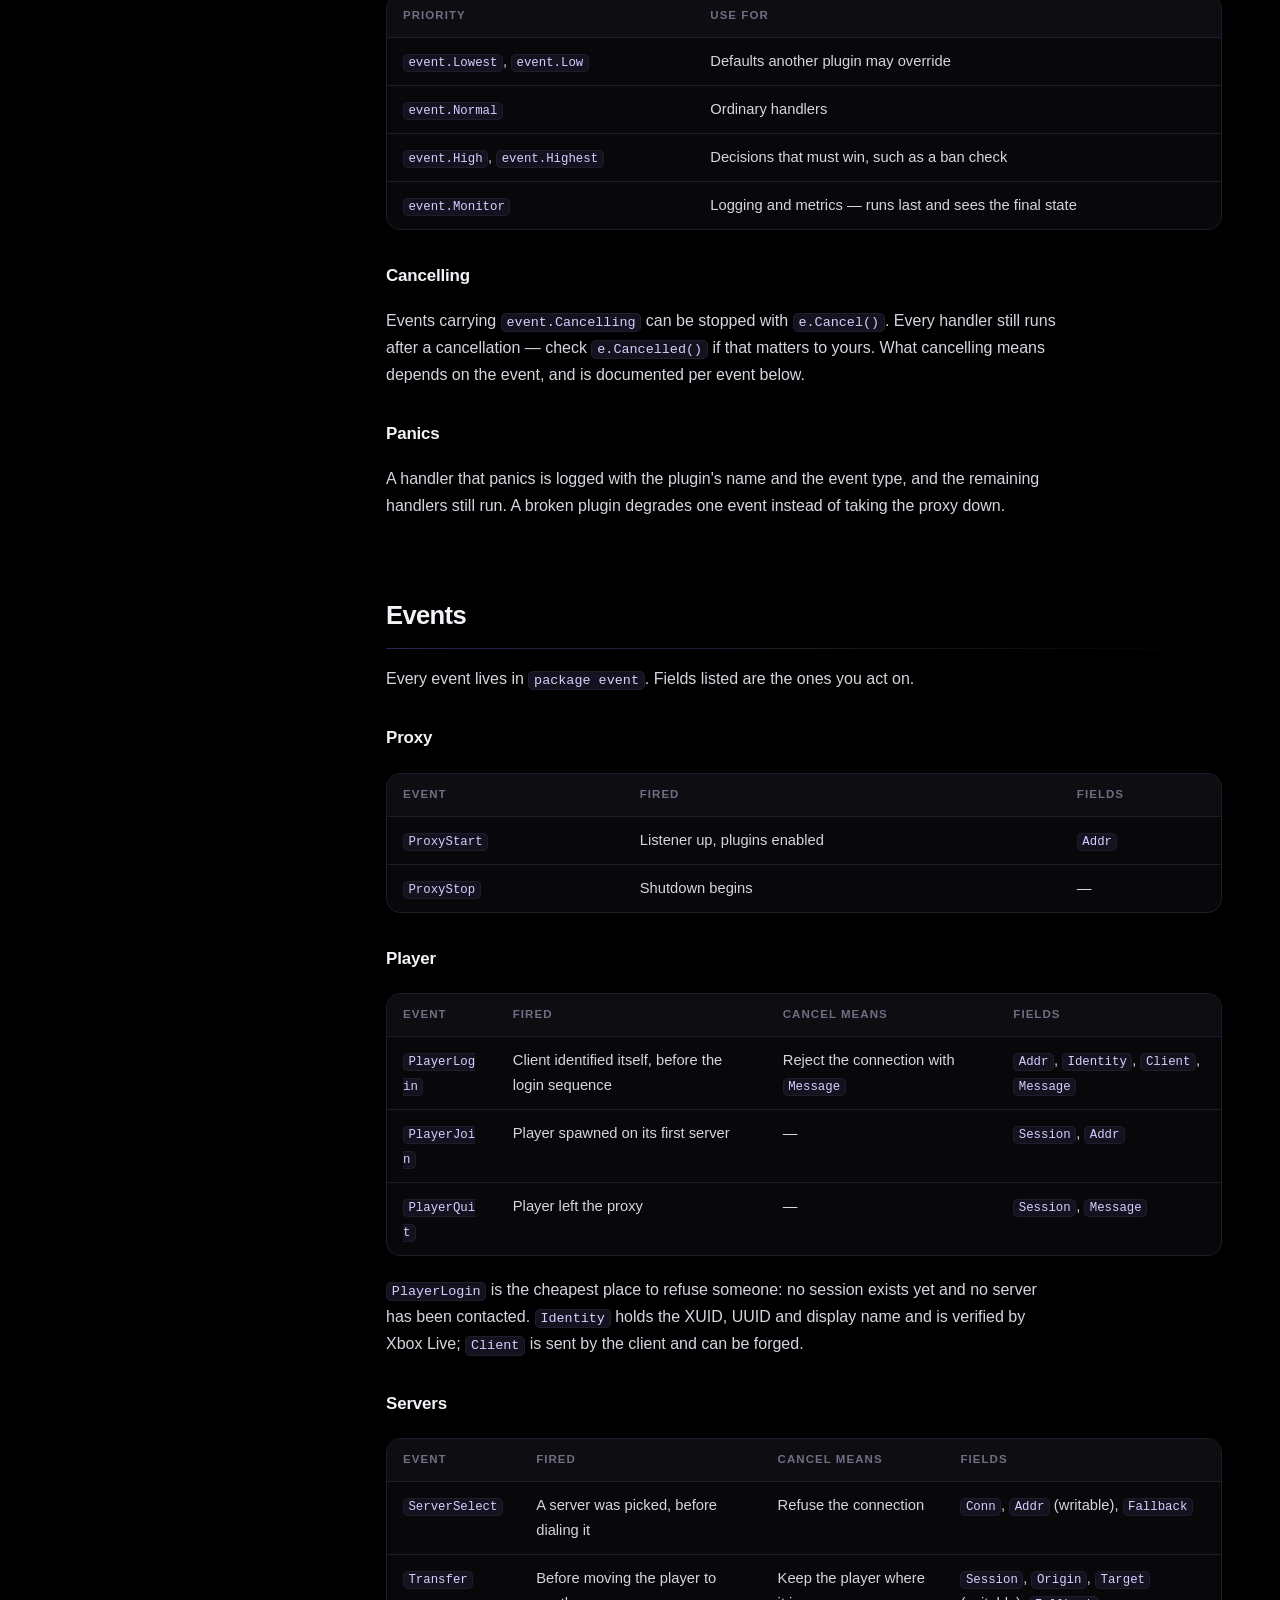
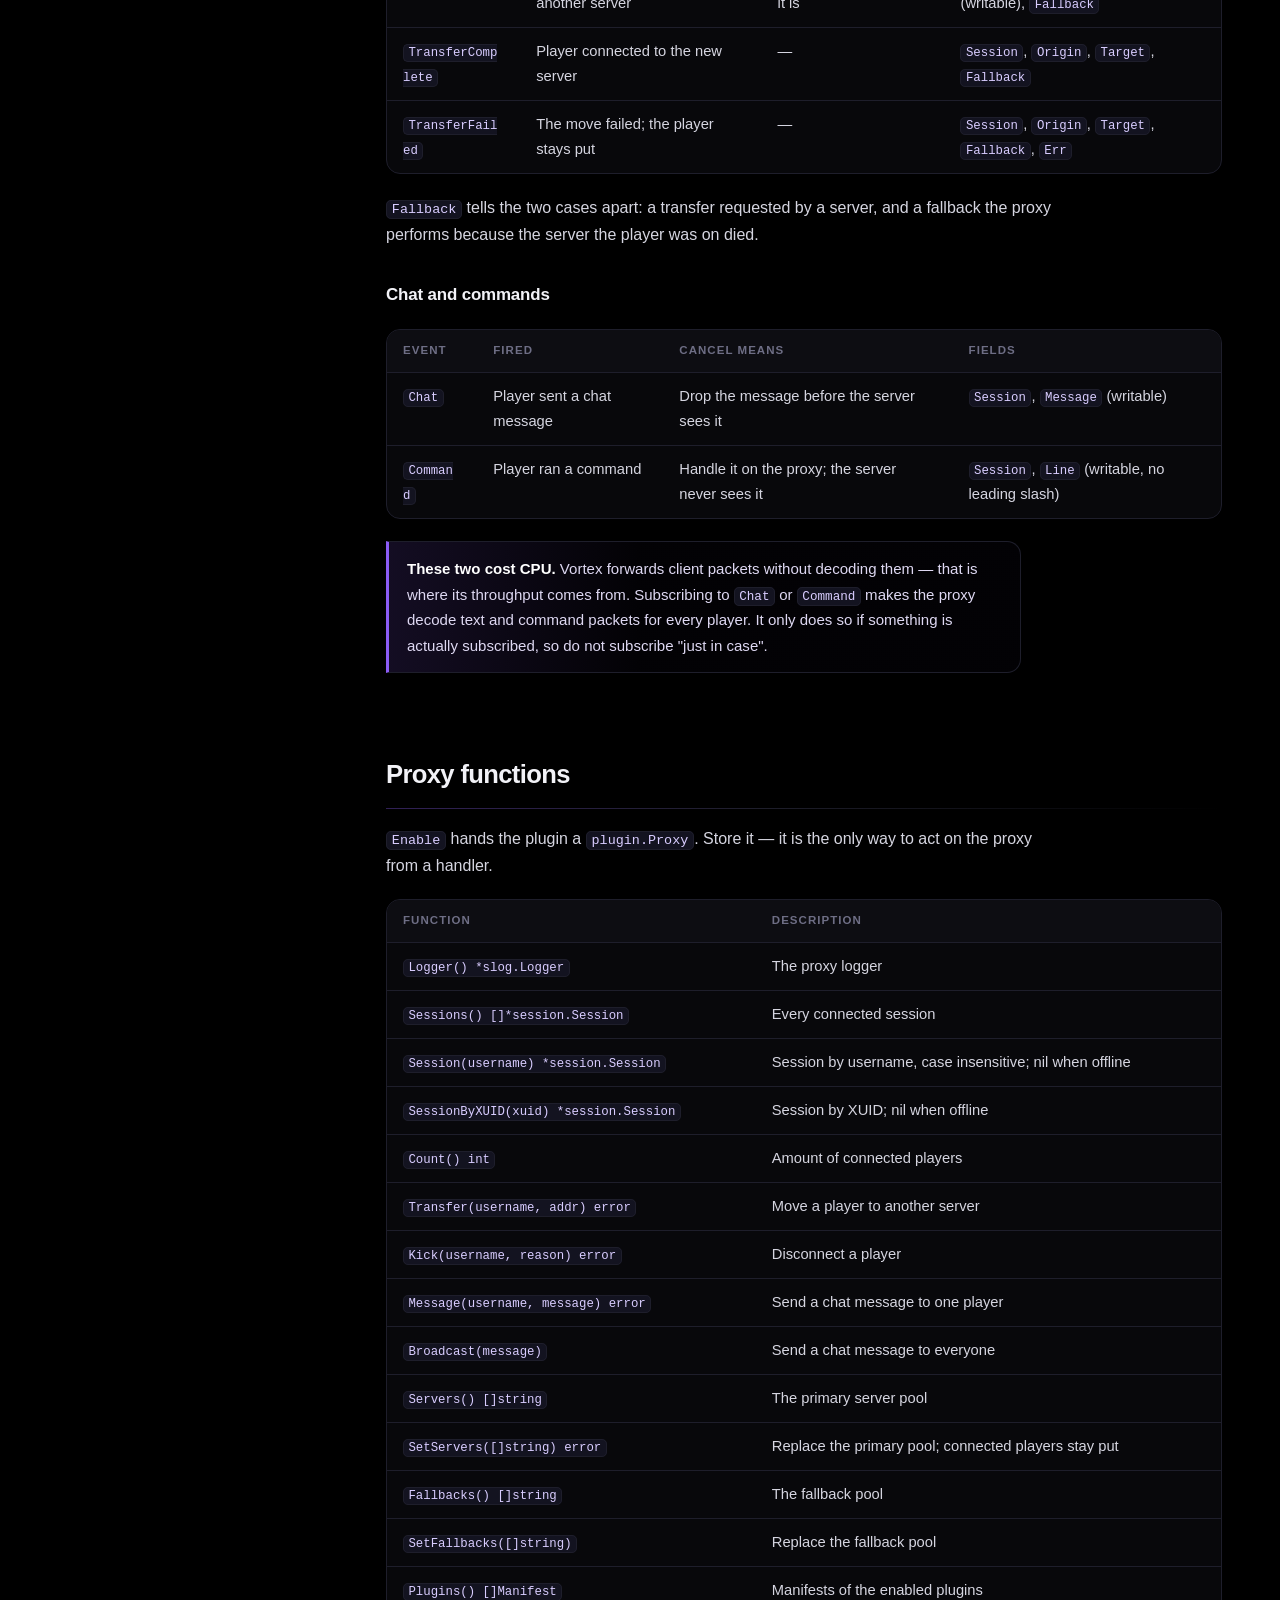
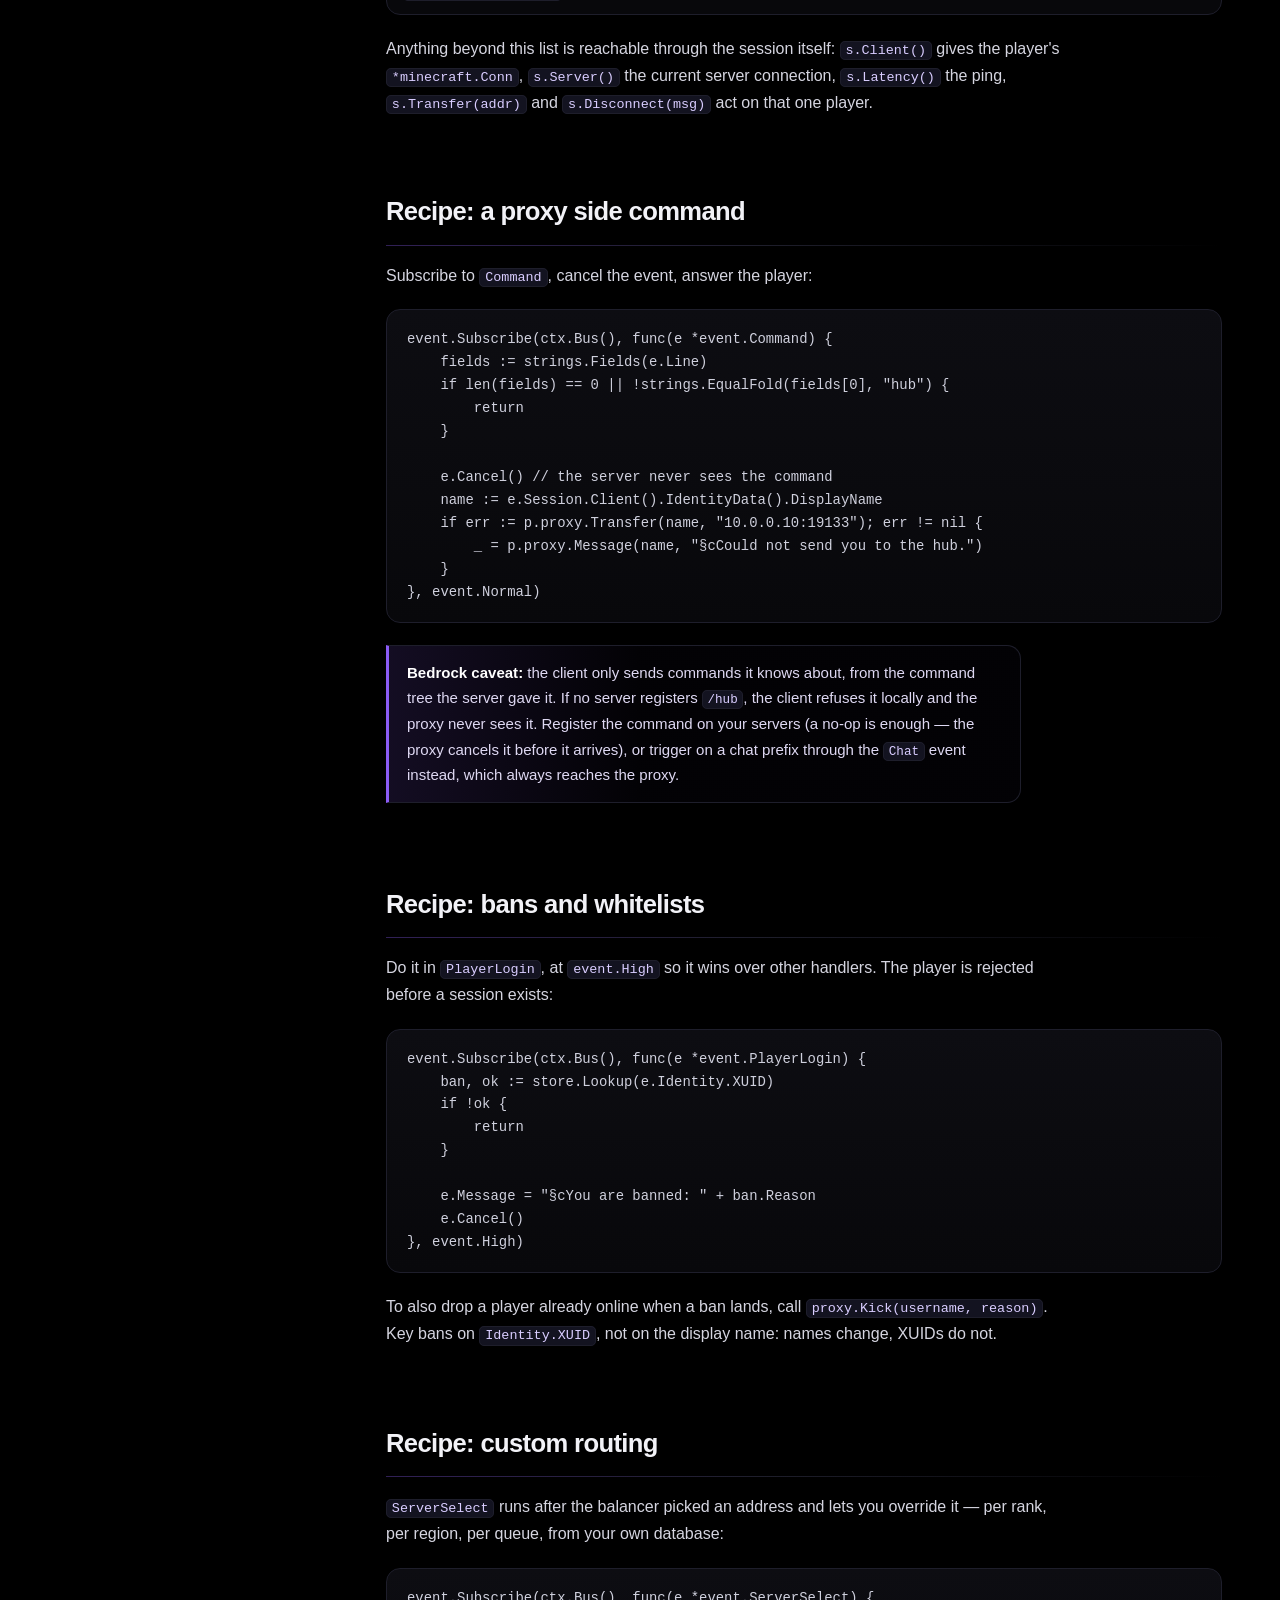
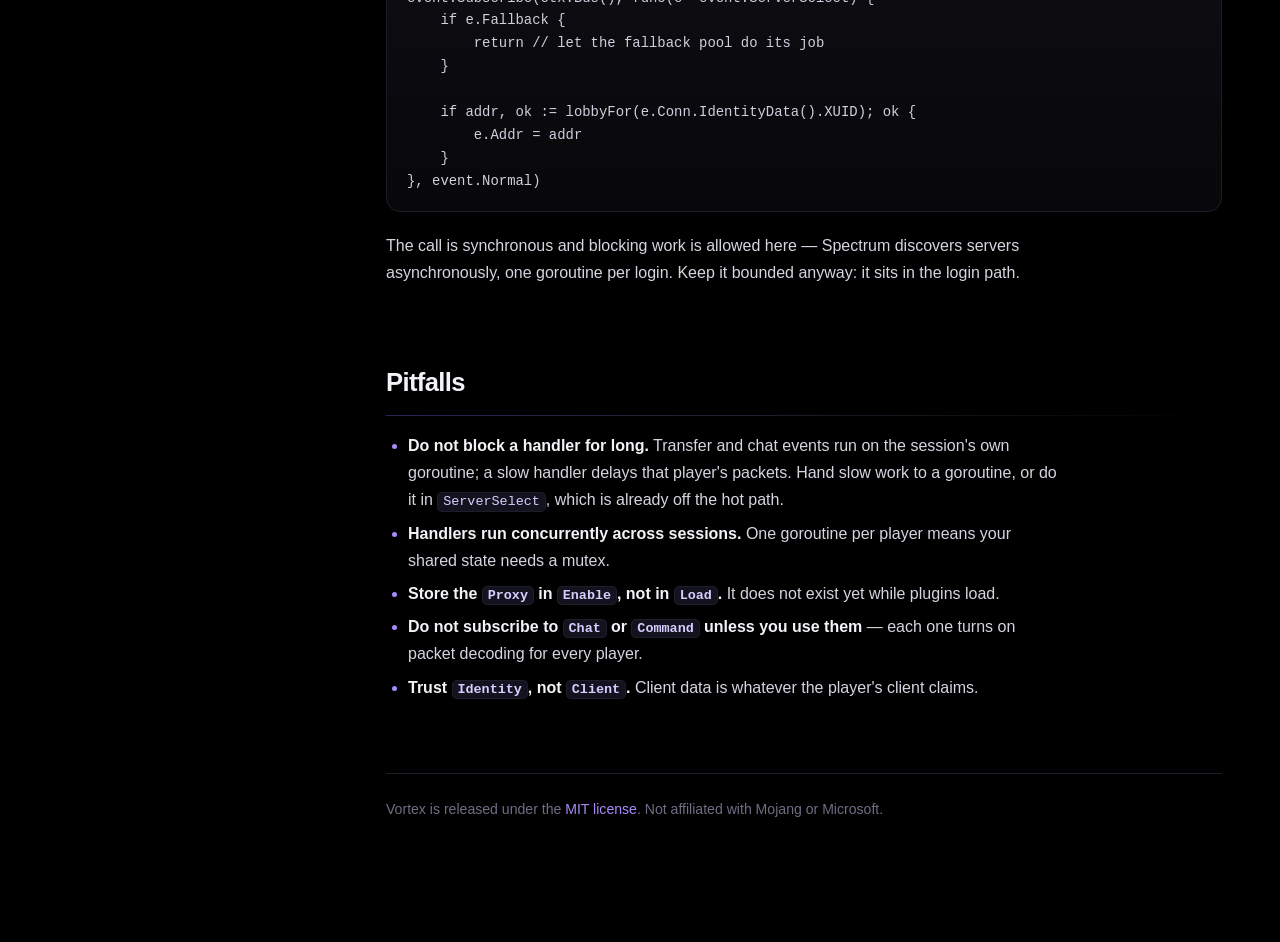
<file: docs/plugins.html>
<!DOCTYPE html>
<html lang="en">
<head>
<meta charset="utf-8">
<meta name="viewport" content="width=device-width, initial-scale=1">
<title>Vortex — Plugin API</title>
<meta name="description" content="How to write Vortex plugins: lifecycle, event bus, every event the proxy fires and the proxy functions a plugin can call.">
<meta name="theme-color" content="#000000">
<link rel="icon" type="image/svg+xml" href="assets/favicon.svg">
<link rel="stylesheet" href="assets/style.css">
</head>
<body>

<div class="layout">
  <aside class="sidebar">
    <div class="brand">
      <div class="brand-mark">V</div>
      <div class="brand-name">Vortex</div>
    </div>
    <p class="brand-tag">Plugin API</p>

    <nav class="nav">
      <a href="index.html">← Documentation</a>

      <div class="nav-title">Getting started</div>
      <a href="#model">The model</a>
      <a href="#first">Your first plugin</a>
      <a href="#build">Build and install</a>
      <a href="#lifecycle">Lifecycle</a>
      <a href="#config">Configuration</a>

      <div class="nav-title">Reference</div>
      <a href="#bus">Event bus</a>
      <a href="#events">Events</a>
      <a href="#proxy">Proxy functions</a>

      <div class="nav-title">Recipes</div>
      <a href="#commands">Proxy commands</a>
      <a href="#bans">Bans and whitelists</a>
      <a href="#routing">Custom routing</a>
      <a href="#pitfalls">Pitfalls</a>
    </nav>
  </aside>

  <main class="content">
    <header class="hero">
      <h1>Plugin API</h1>
      <p>
        Vortex plugins are Go packages that subscribe to proxy events and act on the proxy
        through a small API. Drop the built plugin in the <code>plugins/</code> directory and the
        proxy loads it on the next start — no rebuild of the proxy, no imports to edit. This page
        covers building, the lifecycle, every event the proxy fires and every function a plugin
        can call.
      </p>
      <div class="badges">
        <span class="badge">package plugin</span>
        <span class="badge">package event</span>
        <span class="badge">loaded at startup</span>
      </div>
    </header>

    <section id="model">
      <h2>The model</h2>
      <p>
        A plugin is a Go <code>main</code> package built with
        <code>go build -buildmode=plugin</code>, which produces a <code>.so</code> file. Put that
        file in the proxy's plugin directory and Vortex opens it at startup: the plugin's
        <code>init</code> registers it, and from there it behaves like any other plugin.
      </p>

      <div class="diagram">  plugins/
    bans.so          ← built with -buildmode=plugin, loaded at startup
    bans/            ← the plugin's own directory, created for it
      config.yml
    greeter.so
    greeter/
      config.yml</div>

      <p>Adding, updating or removing a plugin is a file operation plus a restart of the proxy.</p>

      <h3>What Go requires</h3>
      <p>
        Go's plugin support is real but strict. These are hard requirements, not recommendations:
      </p>
      <div class="table-wrap">
        <table>
          <thead><tr><th>Requirement</th><th>Why, and what happens otherwise</th></tr></thead>
          <tbody>
            <tr>
              <td>The proxy must be built with <code>CGO_ENABLED=1</code></td>
              <td>A static binary cannot load plugins. Otherwise every plugin fails with
                  <code>plugin: not implemented</code>. The official Linux release builds and
                  <code>make build</code> already enable it.</td>
            </tr>
            <tr>
              <td>Linux or macOS</td>
              <td>Go cannot load plugins on Windows at all. On Windows, compile the plugin into
                  the binary instead.</td>
            </tr>
            <tr>
              <td>Same Go toolchain as the proxy</td>
              <td>The runtime refuses a plugin built with a different Go version.</td>
            </tr>
            <tr>
              <td>Same version of every shared dependency</td>
              <td>The plugin and the proxy share <code>vortex/plugin</code>,
                  <code>vortex/event</code>, Spectrum and gophertunnel. A mismatch fails with
                  <em>"different version of package"</em>. Build plugins from the Vortex source
                  tree of the version you run.</td>
            </tr>
            <tr>
              <td>Same OS and architecture</td>
              <td>A plugin is native code: no cross loading.</td>
            </tr>
          </tbody>
        </table>
      </div>
      <div class="note">
        In practice this means <strong>rebuild your plugins whenever you update Vortex</strong>.
        The loader reports each of these cases with the fix instead of the raw runtime error, and
        a plugin that fails to open is skipped — the proxy and the other plugins still start.
      </div>

      <h3>Plugins cannot be unloaded</h3>
      <p>
        Go never unloads a plugin, so there is no reload or runtime disable: changing a plugin
        means restarting the proxy. To keep a plugin from loading without deleting its file, list
        its name under <code>plugins.disabled</code> in <code>config.yml</code>.
      </p>

      <h3>The alternative: compiling a plugin in</h3>
      <p>
        The same code also works compiled into the binary — rename the package from
        <code>main</code> to the plugin's name and import it from <code>cmd/vortex</code>. That
        drops every requirement above (it works on Windows, needs no cgo) at the cost of
        rebuilding the proxy to change a plugin. Both kinds run side by side.
      </p>
    </section>

    <section id="first">
      <h2>Your first plugin</h2>
      <p>Create a <code>main</code> package, for example under <code>plugins/src/welcome/</code>
         in your Vortex checkout:</p>

<pre><code>package main

import (
    "fmt"

    "github.com/ybriismc/vortex/event"
    "github.com/ybriismc/vortex/plugin"
)

func init() { plugin.Register(&amp;Welcome{}) }

// main is never called: a plugin is loaded, not executed. It exists so the
// package also builds with "go build ./...".
func main() {}

type Welcome struct {
    plugin.Base // no-op Enable and Disable

    proxy plugin.Proxy
}

func (*Welcome) Manifest() plugin.Manifest {
    return plugin.Manifest{
        Name:        "welcome",
        Version:     "1.0.0",
        Author:      "you",
        Description: "Greets players when they join.",
    }
}

func (w *Welcome) Load(ctx *plugin.Context) error {
    event.Subscribe(ctx.Bus(), func(e *event.PlayerJoin) {
        name := e.Session.Client().IdentityData().DisplayName
        ctx.Logger().Info("player joined", "username", name, "server", e.Addr)
        w.proxy.Broadcast(fmt.Sprintf("§e%v joined!", name))
    }, event.Normal)
    return nil
}

func (w *Welcome) Enable(proxy plugin.Proxy) error {
    w.proxy = proxy
    return nil
}</code></pre>

      <p>
        A complete, working example lives in
        <a href="https://github.com/ybriismc/Vortex/tree/main/examples/plugins/greeter"><code>examples/plugins/greeter</code></a>.
      </p>
    </section>

    <section id="build">
      <h2>Build and install</h2>
      <p>Build the plugin into the proxy's plugin directory and restart the proxy:</p>

<pre><code>go build -buildmode=plugin -o plugins/welcome.so ./plugins/src/welcome</code></pre>

      <p>The Makefile wraps that, and also builds every example at once:</p>

<pre><code>make plugin DIR=./plugins/src/welcome    # one plugin
make plugin DIR=./examples/plugins/greeter NAME=greeter
make plugins                            # every example plugin</code></pre>

      <p>
        <code>./start.sh</code> goes one step further on private hosts: any plugin whose sources
        sit in <code>plugins/src/&lt;name&gt;/</code> is rebuilt automatically before the proxy
        starts, so updating a plugin is editing its code and restarting.
      </p>

      <p>On startup the proxy reports what it loaded:</p>

<pre><code>level=INFO msg="loaded plugin" plugin=welcome version=1.0.0
level=INFO msg="enabled plugins" count=1 plugins="welcome 1.0.0"</code></pre>

      <h3>How a plugin announces itself</h3>
      <p>
        Calling <code>plugin.Register</code> from <code>init</code> is the way to do it. For cases
        where that does not fit, the loader also accepts an exported symbol — the first one it
        finds wins:
      </p>
      <div class="table-wrap">
        <table>
          <thead><tr><th>Symbol</th><th>Declaration</th></tr></thead>
          <tbody>
            <tr><td><code>init</code> + <code>Register</code></td><td><code>func init() { plugin.Register(&amp;Welcome{}) }</code></td></tr>
            <tr><td><code>New</code></td><td><code>func New() plugin.Plugin { return &amp;Welcome{} }</code></td></tr>
            <tr><td><code>Plugin</code></td><td><code>var Plugin = &amp;Welcome{}</code></td></tr>
          </tbody>
        </table>
      </div>
      <p>A file that offers none of them is reported and skipped.</p>
    </section>

    <section id="lifecycle">
      <h2>Lifecycle</h2>
      <p>The <code>Plugin</code> interface has four methods, three of which run in a fixed order:</p>

      <div class="table-wrap">
        <table>
          <thead><tr><th>Method</th><th>When</th><th>What belongs here</th></tr></thead>
          <tbody>
            <tr><td><code>Manifest() Manifest</code></td><td>At registration</td><td>Name, version, author, description, dependencies</td></tr>
            <tr><td><code>Load(*Context) error</code></td><td>Before the listener starts</td><td>Subscribe to events, read configuration, open databases</td></tr>
            <tr><td><code>Enable(Proxy) error</code></td><td>Once the proxy is listening</td><td>Store the <code>Proxy</code>, start background work</td></tr>
            <tr><td><code>Disable() error</code></td><td>On shutdown, reverse order</td><td>Flush files, close connections</td></tr>
          </tbody>
        </table>
      </div>

      <p>
        The split matters: subscriptions have to exist <em>before</em> the proxy is built, because
        Vortex decides which packets to decode from what the plugins listen for. Embed
        <code>plugin.Base</code> to get no-op <code>Enable</code> and <code>Disable</code>.
      </p>

      <h3>Dependencies</h3>
      <p>
        <code>Manifest.Depends</code> names plugins that must load first. Vortex sorts plugins so
        dependencies load and enable before their dependents, and disables them in reverse order.
        A plugin whose dependency is missing is skipped with a warning — as is every plugin
        depending on it. A dependency cycle stops the proxy with an error.
      </p>
      <p>
        A plugin can be turned off without recompiling through <code>plugins.disabled</code> in
        <code>config.yml</code>.
      </p>
    </section>

    <section id="config">
      <h2>Configuration and files</h2>
      <p>
        Each plugin owns a directory under <code>plugins.directory</code>, named after it.
        <code>Context.Config</code> reads <code>config.yml</code> from it — and, when the file does
        not exist yet, writes the defaults you passed in, so the first run seeds the file:
      </p>

<pre><code>type Config struct {
    Welcome string   `yaml:"welcome"`
    Admins  []string `yaml:"admins"`
}

func (w *Welcome) Load(ctx *plugin.Context) error {
    w.conf = Config{Welcome: "§eWelcome, %v!"} // defaults
    if err := ctx.Config(&amp;w.conf); err != nil {
        return err
    }
    ...
}</code></pre>

      <div class="table-wrap">
        <table>
          <thead><tr><th>Function</th><th>Description</th></tr></thead>
          <tbody>
            <tr><td><code>ctx.Manifest()</code></td><td>The plugin's own manifest</td></tr>
            <tr><td><code>ctx.Bus()</code></td><td>The event bus, tagged with the plugin's name</td></tr>
            <tr><td><code>ctx.Logger()</code></td><td>A <code>*slog.Logger</code> tagged with the plugin's name</td></tr>
            <tr><td><code>ctx.Dir()</code></td><td>The plugin's directory, created on demand</td></tr>
            <tr><td><code>ctx.Config(v)</code></td><td>Reads <code>config.yml</code> into <code>v</code>, seeding it on the first run</td></tr>
            <tr><td><code>ctx.SaveConfig(v)</code></td><td>Writes <code>v</code> back to <code>config.yml</code></td></tr>
          </tbody>
        </table>
      </div>
      <p>Returning an error from <code>Load</code> skips the plugin; the proxy keeps running.</p>
    </section>

    <section id="bus">
      <h2>Event bus</h2>
      <p>Three generic functions, and that is the whole API:</p>

<pre><code>event.Subscribe(bus, func(e *event.PlayerJoin) { ... }, event.Normal)
event.Call(bus, &amp;event.PlayerJoin{...})   // fired by the proxy
event.Subscribed[event.Chat](bus)         // does anything listen?</code></pre>

      <h3>Priorities</h3>
      <p>
        Handlers run from <code>Lowest</code> to <code>Monitor</code>; handlers of the same
        priority run in subscription order. Put decisions early and observation late:
      </p>
      <div class="table-wrap">
        <table>
          <thead><tr><th>Priority</th><th>Use for</th></tr></thead>
          <tbody>
            <tr><td><code>event.Lowest</code>, <code>event.Low</code></td><td>Defaults another plugin may override</td></tr>
            <tr><td><code>event.Normal</code></td><td>Ordinary handlers</td></tr>
            <tr><td><code>event.High</code>, <code>event.Highest</code></td><td>Decisions that must win, such as a ban check</td></tr>
            <tr><td><code>event.Monitor</code></td><td>Logging and metrics — runs last and sees the final state</td></tr>
          </tbody>
        </table>
      </div>

      <h3>Cancelling</h3>
      <p>
        Events carrying <code>event.Cancelling</code> can be stopped with <code>e.Cancel()</code>.
        Every handler still runs after a cancellation — check <code>e.Cancelled()</code> if that
        matters to yours. What cancelling means depends on the event, and is documented per event
        below.
      </p>

      <h3>Panics</h3>
      <p>
        A handler that panics is logged with the plugin's name and the event type, and the
        remaining handlers still run. A broken plugin degrades one event instead of taking the
        proxy down.
      </p>
    </section>

    <section id="events">
      <h2>Events</h2>
      <p>Every event lives in <code>package event</code>. Fields listed are the ones you act on.</p>

      <h3>Proxy</h3>
      <div class="table-wrap">
        <table>
          <thead><tr><th>Event</th><th>Fired</th><th>Fields</th></tr></thead>
          <tbody>
            <tr><td><code>ProxyStart</code></td><td>Listener up, plugins enabled</td><td><code>Addr</code></td></tr>
            <tr><td><code>ProxyStop</code></td><td>Shutdown begins</td><td>—</td></tr>
          </tbody>
        </table>
      </div>

      <h3>Player</h3>
      <div class="table-wrap">
        <table>
          <thead><tr><th>Event</th><th>Fired</th><th>Cancel means</th><th>Fields</th></tr></thead>
          <tbody>
            <tr>
              <td><code>PlayerLogin</code></td>
              <td>Client identified itself, before the login sequence</td>
              <td>Reject the connection with <code>Message</code></td>
              <td><code>Addr</code>, <code>Identity</code>, <code>Client</code>, <code>Message</code></td>
            </tr>
            <tr>
              <td><code>PlayerJoin</code></td>
              <td>Player spawned on its first server</td>
              <td>—</td>
              <td><code>Session</code>, <code>Addr</code></td>
            </tr>
            <tr>
              <td><code>PlayerQuit</code></td>
              <td>Player left the proxy</td>
              <td>—</td>
              <td><code>Session</code>, <code>Message</code></td>
            </tr>
          </tbody>
        </table>
      </div>
      <p>
        <code>PlayerLogin</code> is the cheapest place to refuse someone: no session exists yet and
        no server has been contacted. <code>Identity</code> holds the XUID, UUID and display name
        and is verified by Xbox Live; <code>Client</code> is sent by the client and can be forged.
      </p>

      <h3>Servers</h3>
      <div class="table-wrap">
        <table>
          <thead><tr><th>Event</th><th>Fired</th><th>Cancel means</th><th>Fields</th></tr></thead>
          <tbody>
            <tr>
              <td><code>ServerSelect</code></td>
              <td>A server was picked, before dialing it</td>
              <td>Refuse the connection</td>
              <td><code>Conn</code>, <code>Addr</code> (writable), <code>Fallback</code></td>
            </tr>
            <tr>
              <td><code>Transfer</code></td>
              <td>Before moving the player to another server</td>
              <td>Keep the player where it is</td>
              <td><code>Session</code>, <code>Origin</code>, <code>Target</code> (writable), <code>Fallback</code></td>
            </tr>
            <tr>
              <td><code>TransferComplete</code></td>
              <td>Player connected to the new server</td>
              <td>—</td>
              <td><code>Session</code>, <code>Origin</code>, <code>Target</code>, <code>Fallback</code></td>
            </tr>
            <tr>
              <td><code>TransferFailed</code></td>
              <td>The move failed; the player stays put</td>
              <td>—</td>
              <td><code>Session</code>, <code>Origin</code>, <code>Target</code>, <code>Fallback</code>, <code>Err</code></td>
            </tr>
          </tbody>
        </table>
      </div>
      <p>
        <code>Fallback</code> tells the two cases apart: a transfer requested by a server, and a
        fallback the proxy performs because the server the player was on died.
      </p>

      <h3>Chat and commands</h3>
      <div class="table-wrap">
        <table>
          <thead><tr><th>Event</th><th>Fired</th><th>Cancel means</th><th>Fields</th></tr></thead>
          <tbody>
            <tr>
              <td><code>Chat</code></td>
              <td>Player sent a chat message</td>
              <td>Drop the message before the server sees it</td>
              <td><code>Session</code>, <code>Message</code> (writable)</td>
            </tr>
            <tr>
              <td><code>Command</code></td>
              <td>Player ran a command</td>
              <td>Handle it on the proxy; the server never sees it</td>
              <td><code>Session</code>, <code>Line</code> (writable, no leading slash)</td>
            </tr>
          </tbody>
        </table>
      </div>
      <div class="note">
        <strong>These two cost CPU.</strong> Vortex forwards client packets without decoding them —
        that is where its throughput comes from. Subscribing to <code>Chat</code> or
        <code>Command</code> makes the proxy decode text and command packets for every player.
        It only does so if something is actually subscribed, so do not subscribe "just in case".
      </div>
    </section>

    <section id="proxy">
      <h2>Proxy functions</h2>
      <p>
        <code>Enable</code> hands the plugin a <code>plugin.Proxy</code>. Store it — it is the only
        way to act on the proxy from a handler.
      </p>

      <div class="table-wrap">
        <table>
          <thead><tr><th>Function</th><th>Description</th></tr></thead>
          <tbody>
            <tr><td><code>Logger() *slog.Logger</code></td><td>The proxy logger</td></tr>
            <tr><td><code>Sessions() []*session.Session</code></td><td>Every connected session</td></tr>
            <tr><td><code>Session(username) *session.Session</code></td><td>Session by username, case insensitive; nil when offline</td></tr>
            <tr><td><code>SessionByXUID(xuid) *session.Session</code></td><td>Session by XUID; nil when offline</td></tr>
            <tr><td><code>Count() int</code></td><td>Amount of connected players</td></tr>
            <tr><td><code>Transfer(username, addr) error</code></td><td>Move a player to another server</td></tr>
            <tr><td><code>Kick(username, reason) error</code></td><td>Disconnect a player</td></tr>
            <tr><td><code>Message(username, message) error</code></td><td>Send a chat message to one player</td></tr>
            <tr><td><code>Broadcast(message)</code></td><td>Send a chat message to everyone</td></tr>
            <tr><td><code>Servers() []string</code></td><td>The primary server pool</td></tr>
            <tr><td><code>SetServers([]string) error</code></td><td>Replace the primary pool; connected players stay put</td></tr>
            <tr><td><code>Fallbacks() []string</code></td><td>The fallback pool</td></tr>
            <tr><td><code>SetFallbacks([]string)</code></td><td>Replace the fallback pool</td></tr>
            <tr><td><code>Plugins() []Manifest</code></td><td>Manifests of the enabled plugins</td></tr>
          </tbody>
        </table>
      </div>

      <p>
        Anything beyond this list is reachable through the session itself:
        <code>s.Client()</code> gives the player's <code>*minecraft.Conn</code>,
        <code>s.Server()</code> the current server connection, <code>s.Latency()</code> the ping,
        <code>s.Transfer(addr)</code> and <code>s.Disconnect(msg)</code> act on that one player.
      </p>
    </section>

    <section id="commands">
      <h2>Recipe: a proxy side command</h2>
      <p>Subscribe to <code>Command</code>, cancel the event, answer the player:</p>

<pre><code>event.Subscribe(ctx.Bus(), func(e *event.Command) {
    fields := strings.Fields(e.Line)
    if len(fields) == 0 || !strings.EqualFold(fields[0], "hub") {
        return
    }

    e.Cancel() // the server never sees the command
    name := e.Session.Client().IdentityData().DisplayName
    if err := p.proxy.Transfer(name, "10.0.0.10:19133"); err != nil {
        _ = p.proxy.Message(name, "§cCould not send you to the hub.")
    }
}, event.Normal)</code></pre>

      <div class="note">
        <strong>Bedrock caveat:</strong> the client only sends commands it knows about, from the
        command tree the server gave it. If no server registers <code>/hub</code>, the client
        refuses it locally and the proxy never sees it. Register the command on your servers (a
        no-op is enough — the proxy cancels it before it arrives), or trigger on a chat prefix
        through the <code>Chat</code> event instead, which always reaches the proxy.
      </div>
    </section>

    <section id="bans">
      <h2>Recipe: bans and whitelists</h2>
      <p>
        Do it in <code>PlayerLogin</code>, at <code>event.High</code> so it wins over other
        handlers. The player is rejected before a session exists:
      </p>

<pre><code>event.Subscribe(ctx.Bus(), func(e *event.PlayerLogin) {
    ban, ok := store.Lookup(e.Identity.XUID)
    if !ok {
        return
    }

    e.Message = "§cYou are banned: " + ban.Reason
    e.Cancel()
}, event.High)</code></pre>

      <p>
        To also drop a player already online when a ban lands, call
        <code>proxy.Kick(username, reason)</code>. Key bans on <code>Identity.XUID</code>, not on
        the display name: names change, XUIDs do not.
      </p>
    </section>

    <section id="routing">
      <h2>Recipe: custom routing</h2>
      <p>
        <code>ServerSelect</code> runs after the balancer picked an address and lets you override
        it — per rank, per region, per queue, from your own database:
      </p>

<pre><code>event.Subscribe(ctx.Bus(), func(e *event.ServerSelect) {
    if e.Fallback {
        return // let the fallback pool do its job
    }

    if addr, ok := lobbyFor(e.Conn.IdentityData().XUID); ok {
        e.Addr = addr
    }
}, event.Normal)</code></pre>

      <p>
        The call is synchronous and blocking work is allowed here — Spectrum discovers servers
        asynchronously, one goroutine per login. Keep it bounded anyway: it sits in the login path.
      </p>
    </section>

    <section id="pitfalls">
      <h2>Pitfalls</h2>
      <ul>
        <li>
          <strong>Do not block a handler for long.</strong> Transfer and chat events run on the
          session's own goroutine; a slow handler delays that player's packets. Hand slow work to
          a goroutine, or do it in <code>ServerSelect</code>, which is already off the hot path.
        </li>
        <li>
          <strong>Handlers run concurrently across sessions.</strong> One goroutine per player
          means your shared state needs a mutex.
        </li>
        <li>
          <strong>Store the <code>Proxy</code> in <code>Enable</code>, not in <code>Load</code>.</strong>
          It does not exist yet while plugins load.
        </li>
        <li>
          <strong>Do not subscribe to <code>Chat</code> or <code>Command</code> unless you use
          them</strong> — each one turns on packet decoding for every player.
        </li>
        <li>
          <strong>Trust <code>Identity</code>, not <code>Client</code>.</strong> Client data is
          whatever the player's client claims.
        </li>
      </ul>
      <footer>
        Vortex is released under the
        <a href="https://github.com/ybriismc/Vortex/blob/main/LICENSE">MIT license</a>.
        Not affiliated with Mojang or Microsoft.
      </footer>
    </section>
  </main>
</div>

<button class="menu-toggle" type="button">Menu</button>
<script src="assets/app.js"></script>
</body>
</html>
</file>
<file: docs/assets/style.css>
/* Vortex documentation — OLED dark theme. */

:root {
  color-scheme: dark;

  /* Surfaces: true black for OLED, then three levels of elevation. */
  --bg: #000000;
  --bg-1: #08080b;
  --bg-2: #0d0d12;
  --bg-3: #131320;
  --border: #1e1e2b;
  --border-strong: #2b2b3d;

  /* Text */
  --text: #f2f2f7;
  --text-soft: #a1a1b5;
  --text-dim: #6e6e85;

  /* Purple ramp */
  --accent: #a78bfa;
  --accent-strong: #8b5cf6;
  --accent-deep: #6d28d9;
  --accent-soft: rgba(139, 92, 246, 0.14);
  --accent-line: rgba(139, 92, 246, 0.35);
  --glow: rgba(139, 92, 246, 0.28);

  --radius: 14px;
  --radius-sm: 8px;
  --sidebar: 264px;
  --ease: cubic-bezier(0.22, 1, 0.36, 1);
}

* { box-sizing: border-box; }

html {
  scroll-behavior: smooth;
  -webkit-text-size-adjust: 100%;
}

body {
  margin: 0;
  background: var(--bg);
  color: var(--text);
  font: 16px/1.7 -apple-system, BlinkMacSystemFont, "Segoe UI", Inter, Roboto, Helvetica, Arial, sans-serif;
  font-feature-settings: "kern", "liga", "cv02", "cv11";
  -webkit-font-smoothing: antialiased;
  text-rendering: optimizeLegibility;
  overflow-x: hidden;
}

/* Ambient purple light, fixed behind everything. Pure black elsewhere keeps
   OLED panels dark where there is no content. */
body::before {
  content: "";
  position: fixed;
  inset: -30vh -10vw auto -10vw;
  height: 90vh;
  background:
    radial-gradient(55% 50% at 20% -5%, rgba(139, 92, 246, 0.30), transparent 68%),
    radial-gradient(40% 42% at 78% 0%, rgba(109, 40, 217, 0.22), transparent 70%),
    radial-gradient(90% 30% at 50% 0%, rgba(167, 139, 250, 0.06), transparent 75%);
  pointer-events: none;
  z-index: 0;
}

/* Hairline of brand colour across the top of the page. */
body::after {
  content: "";
  position: fixed;
  inset: 0 0 auto;
  height: 1px;
  background: linear-gradient(90deg, transparent, var(--accent-strong) 25%, #c4b5fd 50%, var(--accent-strong) 75%, transparent);
  opacity: 0.55;
  pointer-events: none;
  z-index: 40;
}

a {
  color: var(--accent);
  text-decoration: none;
  transition: color 0.15s var(--ease);
}
a:hover { color: #c4b5fd; }

::selection { background: rgba(139, 92, 246, 0.35); color: #fff; }

:focus-visible {
  outline: 2px solid var(--accent);
  outline-offset: 3px;
  border-radius: 4px;
}

/* Scrollbars */
* { scrollbar-width: thin; scrollbar-color: var(--border-strong) transparent; }
::-webkit-scrollbar { width: 10px; height: 10px; }
::-webkit-scrollbar-track { background: transparent; }
::-webkit-scrollbar-thumb {
  background: var(--border-strong);
  border: 3px solid var(--bg);
  border-radius: 999px;
}
::-webkit-scrollbar-thumb:hover { background: #3b3b52; }

/* ---------------------------------------------------------------- layout */

.layout {
  position: relative;
  z-index: 1;
  display: grid;
  grid-template-columns: var(--sidebar) minmax(0, 1fr);
  gap: 64px;
  max-width: 1220px;
  margin: 0 auto;
  padding: 0 28px 120px;
}

.sidebar {
  position: sticky;
  top: 0;
  align-self: start;
  height: 100vh;
  overflow-y: auto;
  padding: 34px 0 40px;
  mask-image: linear-gradient(to bottom, transparent, #000 18px, #000 calc(100% - 24px), transparent);
}

.content { padding-top: 44px; min-width: 0; }

/* --------------------------------------------------------------- sidebar */

.brand { display: flex; align-items: center; gap: 11px; margin-bottom: 6px; }

.brand-mark {
  width: 36px;
  height: 36px;
  display: grid;
  place-items: center;
  border-radius: 11px;
  font-weight: 700;
  font-size: 1.05rem;
  color: #fff;
  background: linear-gradient(145deg, var(--accent-strong), var(--accent-deep));
  box-shadow: 0 0 0 1px rgba(167, 139, 250, 0.35), 0 8px 24px -8px var(--glow);
}

.brand-name {
  font-size: 1.16rem;
  font-weight: 650;
  letter-spacing: -0.02em;
}

.brand-tag {
  color: var(--text-dim);
  font-size: 0.84rem;
  margin: 0 0 26px;
  letter-spacing: 0.01em;
}

.nav { display: flex; flex-direction: column; gap: 1px; }

.nav a {
  position: relative;
  color: var(--text-soft);
  padding: 7px 12px;
  border-radius: var(--radius-sm);
  font-size: 0.92rem;
  transition: background 0.15s var(--ease), color 0.15s var(--ease);
}

.nav a:hover { background: var(--bg-2); color: var(--text); }

.nav a.active {
  background: var(--accent-soft);
  color: #ddd0ff;
  font-weight: 550;
}

.nav a.active::before {
  content: "";
  position: absolute;
  left: 0;
  top: 50%;
  transform: translateY(-50%);
  width: 3px;
  height: 16px;
  border-radius: 0 3px 3px 0;
  background: var(--accent);
  box-shadow: 0 0 12px var(--glow);
}

.nav-title {
  margin: 22px 0 7px;
  padding: 0 12px;
  font-size: 0.68rem;
  font-weight: 600;
  letter-spacing: 0.14em;
  text-transform: uppercase;
  color: var(--text-dim);
}

/* ------------------------------------------------------------------ hero */

.hero {
  padding: 8px 0 34px;
  border-bottom: 1px solid var(--border);
  margin-bottom: 8px;
}

.hero h1 {
  font-size: clamp(2.4rem, 5vw, 3.4rem);
  line-height: 1.04;
  letter-spacing: -0.035em;
  font-weight: 700;
  margin: 0 0 16px;
  background: linear-gradient(180deg, #ffffff 30%, #b9a7ee 130%);
  -webkit-background-clip: text;
  background-clip: text;
  color: transparent;
}

.hero p {
  color: var(--text-soft);
  font-size: 1.08rem;
  max-width: 64ch;
  margin: 0 0 24px;
}

.badges { display: flex; flex-wrap: wrap; gap: 8px; margin-bottom: 26px; }

.badge {
  border: 1px solid var(--border-strong);
  background: var(--bg-2);
  border-radius: 999px;
  padding: 5px 13px;
  font-size: 0.78rem;
  color: var(--text-soft);
  letter-spacing: 0.01em;
}

.actions { display: flex; flex-wrap: wrap; gap: 11px; margin-bottom: 8px; }

.button {
  display: inline-block;
  padding: 10px 20px;
  border-radius: 10px;
  font-size: 0.94rem;
  font-weight: 550;
  border: 1px solid var(--border-strong);
  background: var(--bg-2);
  color: var(--text);
  transition: transform 0.15s var(--ease), border-color 0.15s var(--ease), background 0.15s var(--ease);
}

.button:hover {
  color: var(--text);
  border-color: var(--accent-line);
  background: var(--bg-3);
  transform: translateY(-1px);
}

.button.primary {
  background: linear-gradient(145deg, var(--accent-strong), var(--accent-deep));
  border-color: transparent;
  color: #fff;
  box-shadow: 0 10px 30px -12px var(--glow);
}

.button.primary:hover {
  filter: brightness(1.1);
  box-shadow: 0 14px 34px -12px var(--glow);
}

/* -------------------------------------------------------------- sections */

section { padding-top: 58px; scroll-margin-top: 24px; }

section h2 {
  position: relative;
  font-size: 1.6rem;
  font-weight: 640;
  letter-spacing: -0.025em;
  margin: 0 0 16px;
  padding-bottom: 12px;
}

section h2::after {
  content: "";
  position: absolute;
  left: 0;
  bottom: 0;
  width: 100%;
  height: 1px;
  background: linear-gradient(90deg, var(--accent-line), var(--border) 45%, transparent);
}

section h3 {
  font-size: 1.06rem;
  font-weight: 620;
  letter-spacing: -0.01em;
  margin: 32px 0 8px;
  color: var(--text);
}

section p { max-width: 76ch; color: #d5d5e0; }

ul, ol { max-width: 76ch; padding-left: 22px; color: #d5d5e0; }
li { margin: 6px 0; }
li::marker { color: var(--accent); }

strong { color: var(--text); font-weight: 620; }
em { color: var(--text-soft); }

/* ----------------------------------------------------------------- cards */

.grid {
  display: grid;
  grid-template-columns: repeat(auto-fit, minmax(232px, 1fr));
  gap: 14px;
  margin: 22px 0;
}

.card {
  position: relative;
  border: 1px solid var(--border);
  border-radius: var(--radius);
  background: linear-gradient(180deg, var(--bg-2), var(--bg-1));
  padding: 18px 20px;
  transition: border-color 0.18s var(--ease), transform 0.18s var(--ease);
}

.card::before {
  content: "";
  position: absolute;
  inset: 0 0 auto;
  height: 1px;
  background: linear-gradient(90deg, transparent, rgba(167, 139, 250, 0.4), transparent);
  opacity: 0;
  transition: opacity 0.18s var(--ease);
}

.card:hover { border-color: var(--border-strong); transform: translateY(-2px); }
.card:hover::before { opacity: 1; }

.card h4 { margin: 0 0 7px; font-size: 0.98rem; font-weight: 620; }
.card p { margin: 0; color: var(--text-soft); font-size: 0.91rem; max-width: none; }

/* ---------------------------------------------------------------- tables */

.table-wrap {
  overflow-x: auto;
  margin: 20px 0;
  border: 1px solid var(--border);
  border-radius: var(--radius);
  background: var(--bg-1);
}

table { border-collapse: collapse; width: 100%; font-size: 0.92rem; }

th, td {
  text-align: left;
  padding: 11px 16px;
  border-bottom: 1px solid var(--border);
  vertical-align: top;
}

th {
  font-weight: 600;
  color: var(--text-dim);
  font-size: 0.72rem;
  text-transform: uppercase;
  letter-spacing: 0.09em;
  background: var(--bg-2);
  white-space: nowrap;
}

tbody tr:last-child td { border-bottom: 0; }
tbody tr { transition: background 0.12s var(--ease); }
tbody tr:hover { background: rgba(139, 92, 246, 0.05); }
td { color: #d5d5e0; }

/* ------------------------------------------------------------------ code */

code, pre, .mono, .diagram {
  font-family: ui-monospace, SFMono-Regular, "SF Mono", Menlo, Consolas, "Liberation Mono", monospace;
}

code {
  background: var(--bg-3);
  border: 1px solid var(--border);
  border-radius: 5px;
  padding: 0.08em 0.36em;
  font-size: 0.84em;
  line-height: 1.4;
  color: #d9cdff;
}

/* Long identifiers wrap instead of pushing the layout wide. */
p code, li code, td code { overflow-wrap: anywhere; }

.pre-wrap { position: relative; margin: 20px 0; }

pre {
  margin: 0;
  background: linear-gradient(180deg, var(--bg-2), var(--bg-1));
  border: 1px solid var(--border);
  border-radius: var(--radius);
  padding: 18px 20px;
  overflow-x: auto;
  font-size: 0.87rem;
  line-height: 1.65;
  color: #cfd0dd;
}

pre code {
  background: none;
  border: 0;
  padding: 0;
  font-size: inherit;
  color: inherit;
}

.copy {
  position: absolute;
  top: 10px;
  right: 10px;
  padding: 5px 11px;
  font: inherit;
  font-size: 0.72rem;
  letter-spacing: 0.04em;
  text-transform: uppercase;
  color: var(--text-dim);
  background: var(--bg-3);
  border: 1px solid var(--border);
  border-radius: 7px;
  cursor: pointer;
  opacity: 0;
  transition: opacity 0.15s var(--ease), color 0.15s var(--ease), border-color 0.15s var(--ease);
}

.pre-wrap:hover .copy, .copy:focus-visible { opacity: 1; }
.copy:hover { color: var(--accent); border-color: var(--accent-line); }
.copy.copied { color: #6ee7b7; border-color: rgba(110, 231, 183, 0.4); }

/* ------------------------------------------------------- notes, diagrams */

.note {
  position: relative;
  border: 1px solid var(--border);
  border-left: 3px solid var(--accent-strong);
  background: linear-gradient(90deg, var(--accent-soft), rgba(139, 92, 246, 0.02) 40%);
  border-radius: 0 var(--radius) var(--radius) 0;
  padding: 14px 18px;
  margin: 22px 0;
  font-size: 0.94rem;
  color: #ded8f2;
  max-width: 76ch;
}

.note strong { color: #fff; }

.diagram {
  background:
    linear-gradient(180deg, var(--bg-2), var(--bg-1));
  border: 1px solid var(--border);
  border-radius: var(--radius);
  padding: 22px;
  margin: 22px 0;
  overflow-x: auto;
  color: var(--text-soft);
  font-size: 0.84rem;
  line-height: 1.5;
  white-space: pre;
}

footer {
  margin-top: 72px;
  padding-top: 24px;
  border-top: 1px solid var(--border);
  color: var(--text-dim);
  font-size: 0.88rem;
}

/* ---------------------------------------------------------------- mobile */

.menu-toggle {
  display: none;
  position: fixed;
  right: 18px;
  bottom: 18px;
  z-index: 30;
  border: 1px solid var(--border-strong);
  background: rgba(13, 13, 18, 0.92);
  backdrop-filter: blur(12px);
  color: var(--text);
  border-radius: 999px;
  padding: 11px 20px;
  font: inherit;
  font-size: 0.9rem;
  font-weight: 550;
  cursor: pointer;
  box-shadow: 0 12px 30px -10px rgba(0, 0, 0, 0.9);
}

.scrim {
  display: none;
  position: fixed;
  inset: 0;
  z-index: 14;
  background: rgba(0, 0, 0, 0.6);
  backdrop-filter: blur(2px);
}

@media (max-width: 900px) {
  .layout { grid-template-columns: minmax(0, 1fr); gap: 0; padding: 0 20px 96px; }

  .sidebar {
    position: fixed;
    inset: 0 auto 0 0;
    width: 276px;
    height: 100vh;
    padding: 26px 18px;
    background: var(--bg-1);
    border-right: 1px solid var(--border);
    transform: translateX(-100%);
    transition: transform 0.22s var(--ease);
    z-index: 20;
    mask-image: none;
  }

  .sidebar.open { transform: none; }
  .sidebar.open ~ .scrim, body.nav-open .scrim { display: block; }
  .menu-toggle { display: block; }
  .content { padding-top: 30px; }
  section { padding-top: 46px; }
  .copy { opacity: 1; }
}

@media (prefers-reduced-motion: reduce) {
  html { scroll-behavior: auto; }
  *, *::before, *::after {
    animation-duration: 0.01ms !important;
    transition-duration: 0.01ms !important;
  }
}
</file>
